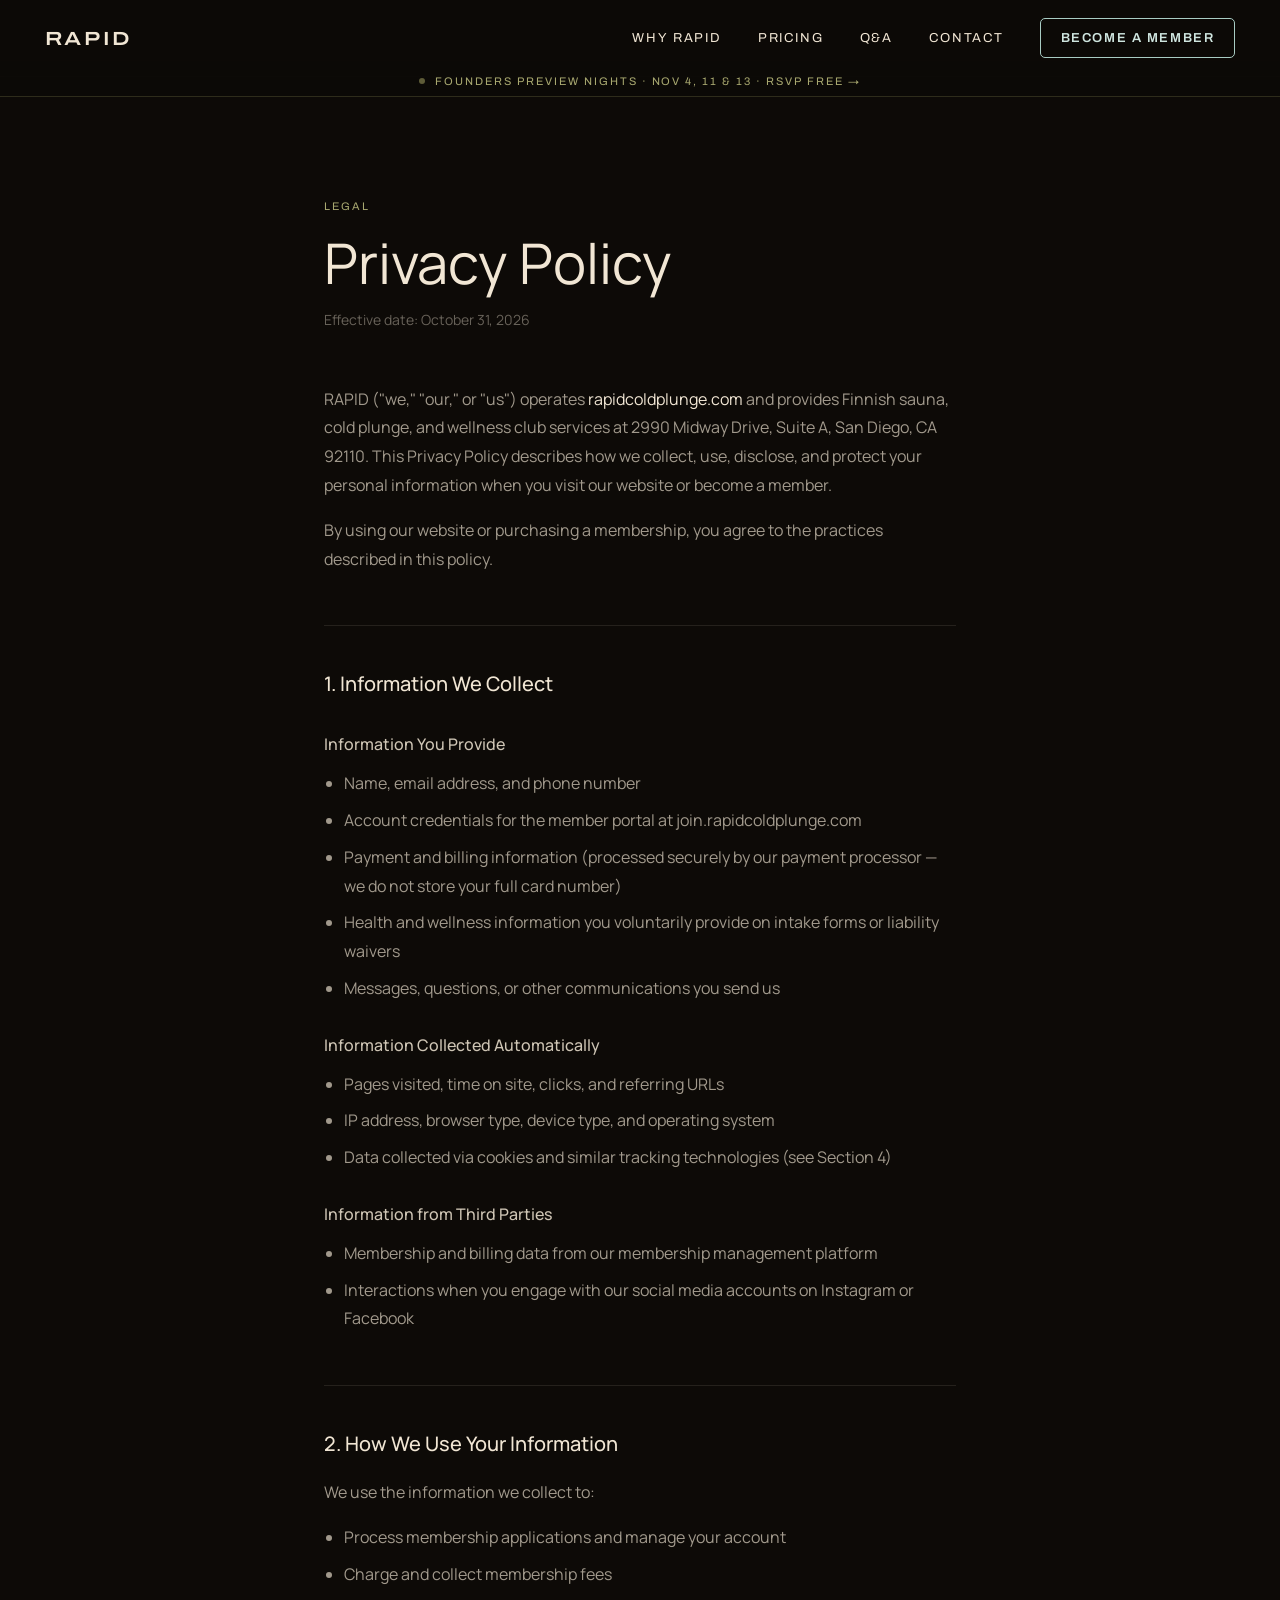
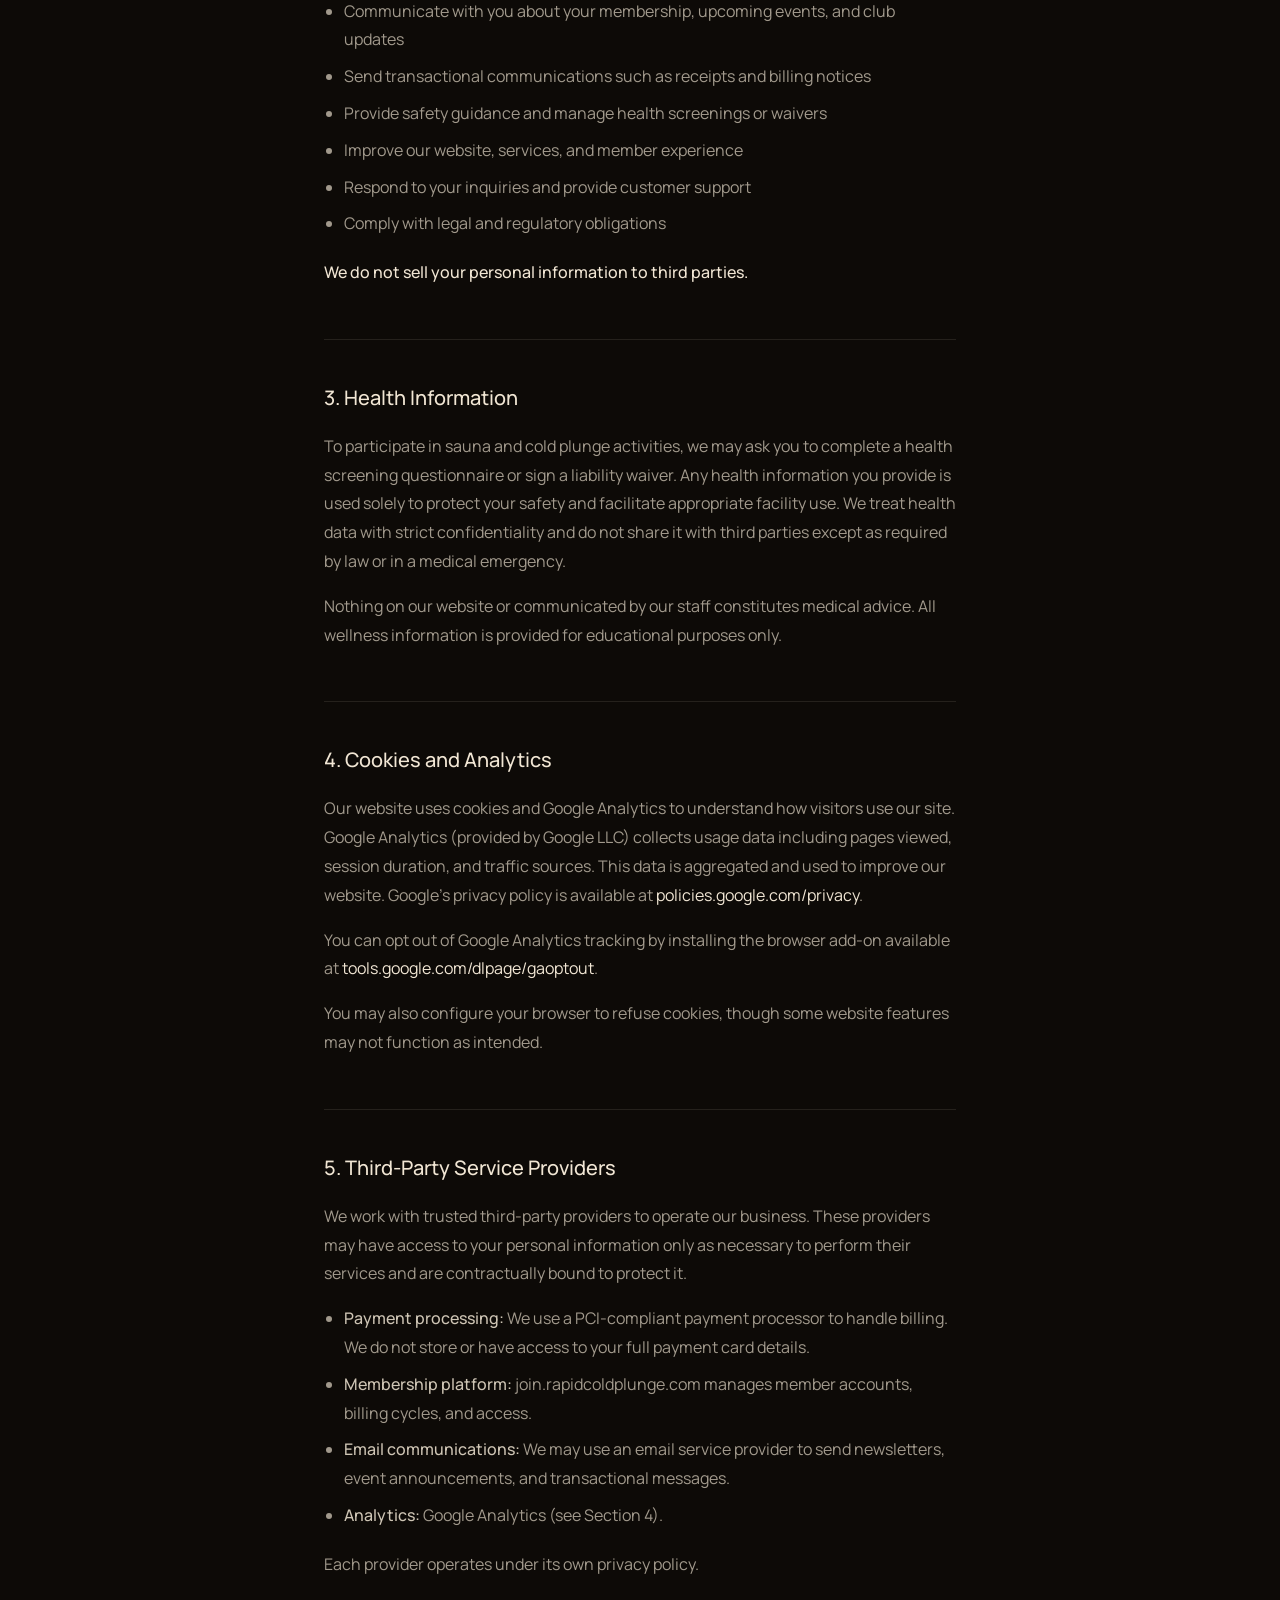
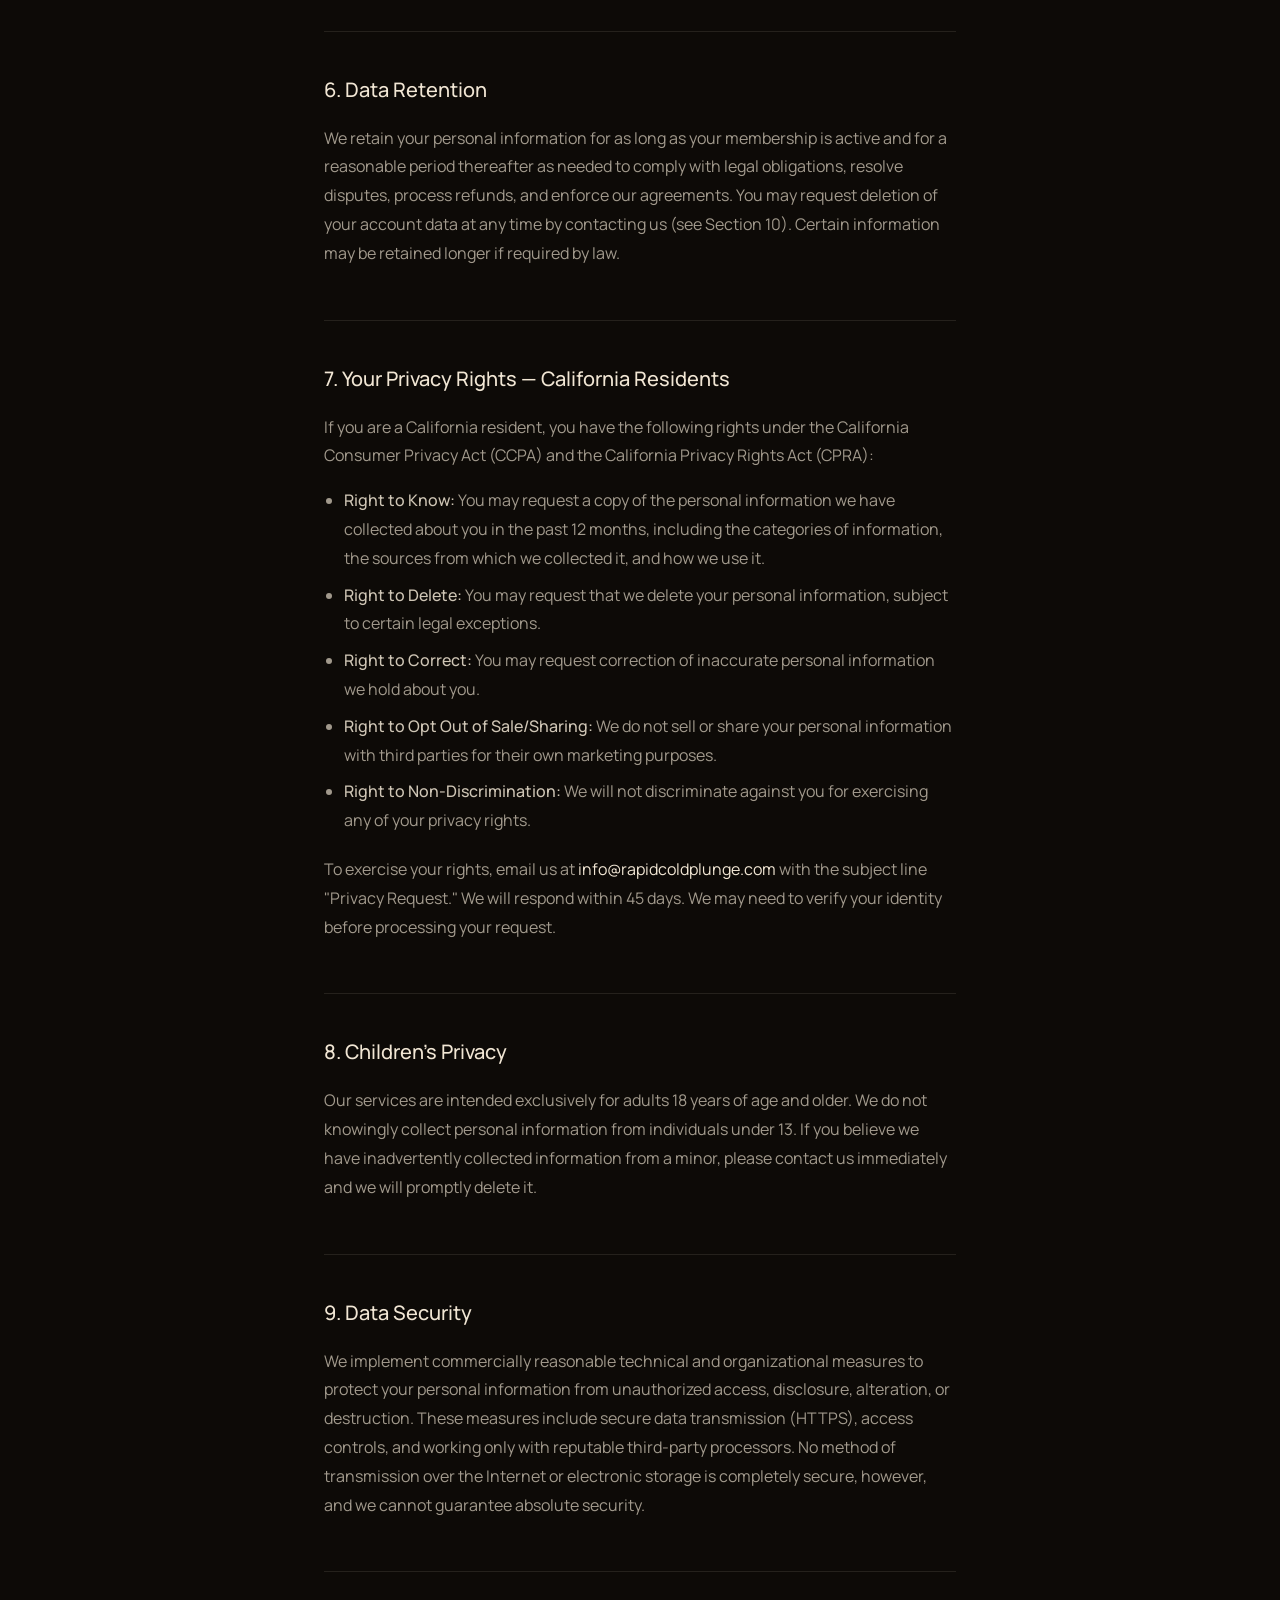
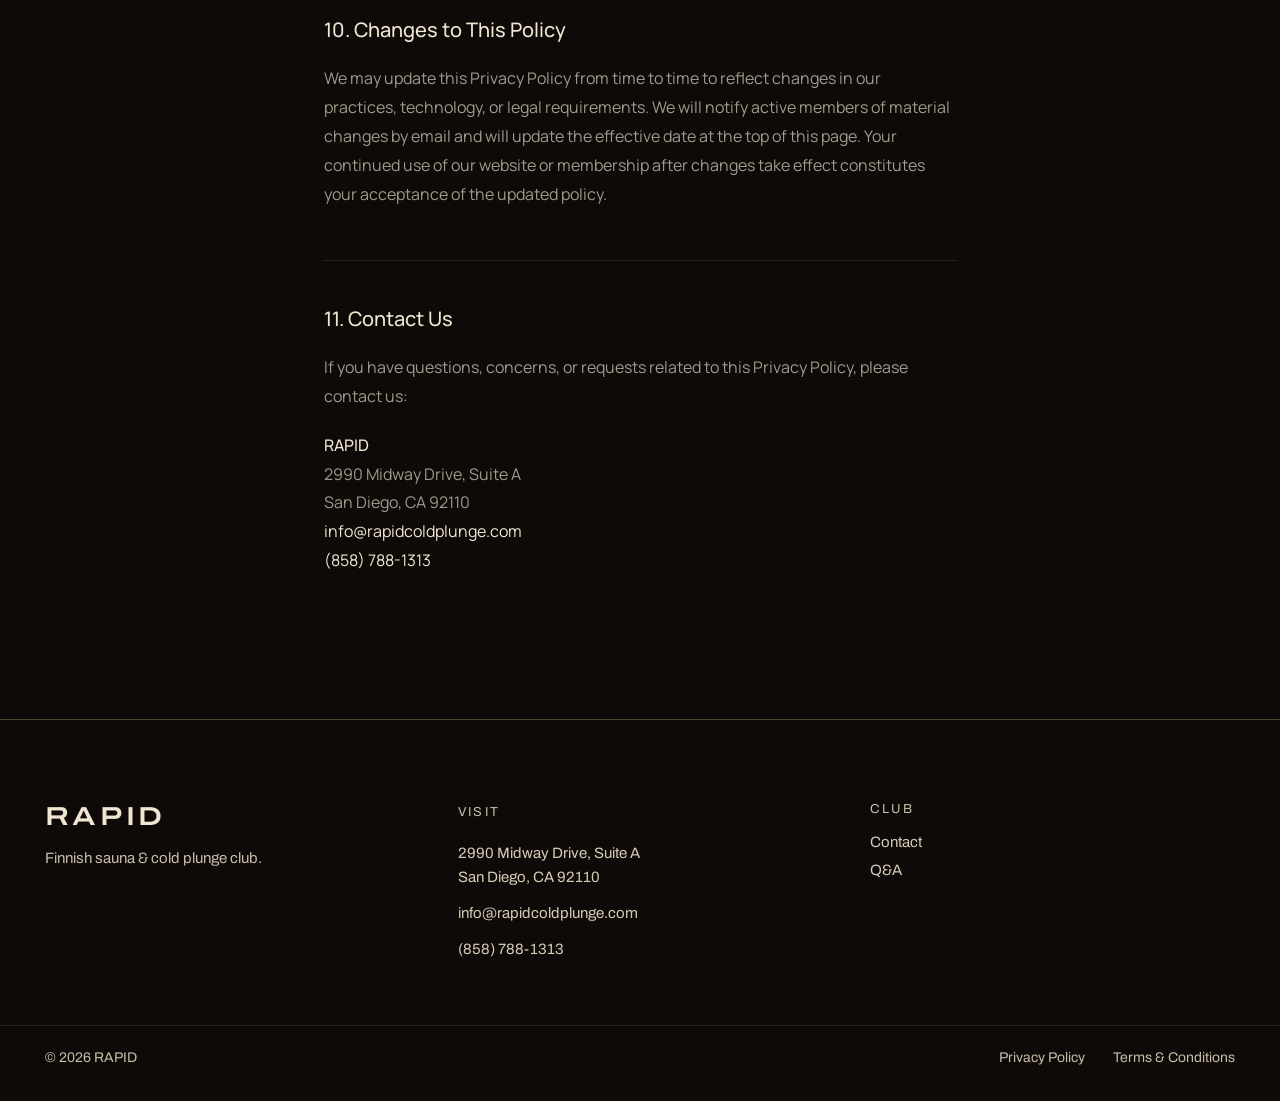
<file: public/privacy.html>
<!DOCTYPE html>
<html lang="en">
<head>
<meta charset="utf-8">
<meta name="viewport" content="width=device-width, initial-scale=1">
<title>Privacy Policy | RAPID San Diego</title>
<meta name="robots" content="noindex">
<link rel="preconnect" href="https://fonts.googleapis.com">
<link href="https://fonts.googleapis.com/css2?family=Archivo:wdth,wght@100..125,300..700&family=Manrope:wght@300;400;500;600&display=swap" rel="stylesheet">
<link rel="stylesheet" href="styles.css?v=2">
<script>document.documentElement.classList.add('js')</script>
<script src="site.js" defer></script>
</head>
<body>
<div class="s1">
<header style="position:fixed;top:0;left:0;right:0;z-index:50;background:rgba(13,10,7,.88);backdrop-filter:blur(14px);-webkit-backdrop-filter:blur(14px);border-bottom:1px solid rgba(241,230,212,.08);transition:background .4s ease;font-family:'Archivo',sans-serif">
  <div class="s2">
    <a href="index.html" class="s3"><span class="s4">RAPID</span></a>
    <nav class="only-wide s5">
      <a href="why-rapid.html" class="h2 sb">Why Rapid</a>
      <a href="pricing.html" class="h2 sb">Pricing</a>
      <a href="qa.html" class="h2 sb">Q&amp;A</a>
      <a href="contact.html" class="h2 sb">Contact</a>
      <a href="pricing.html#signup" class="h3 sc">Become a Member</a>
    </nav>
    <div class="only-narrow sd">
      <a href="pricing.html#signup" class="h3 se">Join</a>
      <button aria-label="Menu" data-click="toggleMenu" class="sf"><span data-v="menuIcon">☰</span></button>
    </div>
  </div>
  <div hidden="" data-if="menuOpen" class="sg">
    <a href="index.html" class="sh">Home</a>
    <a href="why-rapid.html" class="sh">Why Rapid</a>
    <a href="pricing.html" class="sh">Pricing</a>
    <a href="qa.html" class="sh">Q&amp;A</a>
    <a href="contact.html" class="sh">Contact</a>
    <a href="pricing.html#signup" class="h3 sj">Become a Founding Member</a>
  </div>
<div class="preview-strip"><a href="preview.html" class="preview-strip-inner"><span class="preview-pulse"></span>Founders preview nights &middot; Nov&nbsp;4, 11 &amp; 13 &middot; RSVP free &rarr;</a></div>
</header>
<div class="preview-strip"><a href="preview.html" class="preview-strip-inner"><span class="preview-pulse"></span>Founders preview nights &middot; Nov&nbsp;4, 11 &amp; 13 &middot; RSVP free &rarr;</a></div>

<div style="padding:clamp(120px,16vw,200px) clamp(20px,5vw,80px) clamp(80px,10vw,140px);max-width:760px;margin:0 auto">
  <span style="font-size:11px;letter-spacing:.18em;text-transform:uppercase;color:#a8a870;display:block;margin-bottom:20px">Legal</span>
  <h1 style="font-family:'Manrope',sans-serif;font-weight:400;font-size:clamp(32px,5vw,56px);line-height:1.1;color:#F1E6D4;margin:0 0 16px">Privacy Policy</h1>
  <p style="font-family:'Manrope',sans-serif;font-size:14px;color:rgba(241,230,212,.4);margin:0 0 56px">Effective date: October 31, 2026</p>

  <div style="font-family:'Manrope',sans-serif;font-size:16px;line-height:1.8;color:rgba(241,230,212,.65)">

    <p>RAPID ("we," "our," or "us") operates <a href="https://www.rapidcoldplunge.com" style="color:#F1E6D4">rapidcoldplunge.com</a> and provides Finnish sauna, cold plunge, and wellness club services at 2990 Midway Drive, Suite A, San Diego, CA 92110. This Privacy Policy describes how we collect, use, disclose, and protect your personal information when you visit our website or become a member.</p>
    <p>By using our website or purchasing a membership, you agree to the practices described in this policy.</p>

    <h2 style="font-family:'Manrope',sans-serif;font-weight:500;font-size:20px;color:#F1E6D4;margin:52px 0 14px;border-top:1px solid rgba(241,230,212,.1);padding-top:40px">1. Information We Collect</h2>

    <h3 style="font-family:'Manrope',sans-serif;font-weight:500;font-size:16px;color:rgba(241,230,212,.85);margin:28px 0 10px">Information You Provide</h3>
    <ul style="margin:0 0 20px;padding-left:20px">
      <li style="margin-bottom:8px">Name, email address, and phone number</li>
      <li style="margin-bottom:8px">Account credentials for the member portal at join.rapidcoldplunge.com</li>
      <li style="margin-bottom:8px">Payment and billing information (processed securely by our payment processor — we do not store your full card number)</li>
      <li style="margin-bottom:8px">Health and wellness information you voluntarily provide on intake forms or liability waivers</li>
      <li style="margin-bottom:8px">Messages, questions, or other communications you send us</li>
    </ul>

    <h3 style="font-family:'Manrope',sans-serif;font-weight:500;font-size:16px;color:rgba(241,230,212,.85);margin:28px 0 10px">Information Collected Automatically</h3>
    <ul style="margin:0 0 20px;padding-left:20px">
      <li style="margin-bottom:8px">Pages visited, time on site, clicks, and referring URLs</li>
      <li style="margin-bottom:8px">IP address, browser type, device type, and operating system</li>
      <li style="margin-bottom:8px">Data collected via cookies and similar tracking technologies (see Section 4)</li>
    </ul>

    <h3 style="font-family:'Manrope',sans-serif;font-weight:500;font-size:16px;color:rgba(241,230,212,.85);margin:28px 0 10px">Information from Third Parties</h3>
    <ul style="margin:0 0 20px;padding-left:20px">
      <li style="margin-bottom:8px">Membership and billing data from our membership management platform</li>
      <li style="margin-bottom:8px">Interactions when you engage with our social media accounts on Instagram or Facebook</li>
    </ul>

    <h2 style="font-family:'Manrope',sans-serif;font-weight:500;font-size:20px;color:#F1E6D4;margin:52px 0 14px;border-top:1px solid rgba(241,230,212,.1);padding-top:40px">2. How We Use Your Information</h2>
    <p>We use the information we collect to:</p>
    <ul style="margin:0 0 20px;padding-left:20px">
      <li style="margin-bottom:8px">Process membership applications and manage your account</li>
      <li style="margin-bottom:8px">Charge and collect membership fees</li>
      <li style="margin-bottom:8px">Communicate with you about your membership, upcoming events, and club updates</li>
      <li style="margin-bottom:8px">Send transactional communications such as receipts and billing notices</li>
      <li style="margin-bottom:8px">Provide safety guidance and manage health screenings or waivers</li>
      <li style="margin-bottom:8px">Improve our website, services, and member experience</li>
      <li style="margin-bottom:8px">Respond to your inquiries and provide customer support</li>
      <li style="margin-bottom:8px">Comply with legal and regulatory obligations</li>
    </ul>
    <p><strong style="color:#F1E6D4;font-weight:500">We do not sell your personal information to third parties.</strong></p>

    <h2 style="font-family:'Manrope',sans-serif;font-weight:500;font-size:20px;color:#F1E6D4;margin:52px 0 14px;border-top:1px solid rgba(241,230,212,.1);padding-top:40px">3. Health Information</h2>
    <p>To participate in sauna and cold plunge activities, we may ask you to complete a health screening questionnaire or sign a liability waiver. Any health information you provide is used solely to protect your safety and facilitate appropriate facility use. We treat health data with strict confidentiality and do not share it with third parties except as required by law or in a medical emergency.</p>
    <p>Nothing on our website or communicated by our staff constitutes medical advice. All wellness information is provided for educational purposes only.</p>

    <h2 style="font-family:'Manrope',sans-serif;font-weight:500;font-size:20px;color:#F1E6D4;margin:52px 0 14px;border-top:1px solid rgba(241,230,212,.1);padding-top:40px">4. Cookies and Analytics</h2>
    <p>Our website uses cookies and Google Analytics to understand how visitors use our site. Google Analytics (provided by Google LLC) collects usage data including pages viewed, session duration, and traffic sources. This data is aggregated and used to improve our website. Google's privacy policy is available at <a href="https://policies.google.com/privacy" target="_blank" rel="noopener" style="color:#F1E6D4">policies.google.com/privacy</a>.</p>
    <p>You can opt out of Google Analytics tracking by installing the browser add-on available at <a href="https://tools.google.com/dlpage/gaoptout" target="_blank" rel="noopener" style="color:#F1E6D4">tools.google.com/dlpage/gaoptout</a>.</p>
    <p>You may also configure your browser to refuse cookies, though some website features may not function as intended.</p>

    <h2 style="font-family:'Manrope',sans-serif;font-weight:500;font-size:20px;color:#F1E6D4;margin:52px 0 14px;border-top:1px solid rgba(241,230,212,.1);padding-top:40px">5. Third-Party Service Providers</h2>
    <p>We work with trusted third-party providers to operate our business. These providers may have access to your personal information only as necessary to perform their services and are contractually bound to protect it.</p>
    <ul style="margin:0 0 20px;padding-left:20px">
      <li style="margin-bottom:8px"><strong style="color:rgba(241,230,212,.85);font-weight:500">Payment processing:</strong> We use a PCI-compliant payment processor to handle billing. We do not store or have access to your full payment card details.</li>
      <li style="margin-bottom:8px"><strong style="color:rgba(241,230,212,.85);font-weight:500">Membership platform:</strong> join.rapidcoldplunge.com manages member accounts, billing cycles, and access.</li>
      <li style="margin-bottom:8px"><strong style="color:rgba(241,230,212,.85);font-weight:500">Email communications:</strong> We may use an email service provider to send newsletters, event announcements, and transactional messages.</li>
      <li style="margin-bottom:8px"><strong style="color:rgba(241,230,212,.85);font-weight:500">Analytics:</strong> Google Analytics (see Section 4).</li>
    </ul>
    <p>Each provider operates under its own privacy policy.</p>

    <h2 style="font-family:'Manrope',sans-serif;font-weight:500;font-size:20px;color:#F1E6D4;margin:52px 0 14px;border-top:1px solid rgba(241,230,212,.1);padding-top:40px">6. Data Retention</h2>
    <p>We retain your personal information for as long as your membership is active and for a reasonable period thereafter as needed to comply with legal obligations, resolve disputes, process refunds, and enforce our agreements. You may request deletion of your account data at any time by contacting us (see Section 10). Certain information may be retained longer if required by law.</p>

    <h2 style="font-family:'Manrope',sans-serif;font-weight:500;font-size:20px;color:#F1E6D4;margin:52px 0 14px;border-top:1px solid rgba(241,230,212,.1);padding-top:40px">7. Your Privacy Rights — California Residents</h2>
    <p>If you are a California resident, you have the following rights under the California Consumer Privacy Act (CCPA) and the California Privacy Rights Act (CPRA):</p>
    <ul style="margin:0 0 20px;padding-left:20px">
      <li style="margin-bottom:8px"><strong style="color:rgba(241,230,212,.85);font-weight:500">Right to Know:</strong> You may request a copy of the personal information we have collected about you in the past 12 months, including the categories of information, the sources from which we collected it, and how we use it.</li>
      <li style="margin-bottom:8px"><strong style="color:rgba(241,230,212,.85);font-weight:500">Right to Delete:</strong> You may request that we delete your personal information, subject to certain legal exceptions.</li>
      <li style="margin-bottom:8px"><strong style="color:rgba(241,230,212,.85);font-weight:500">Right to Correct:</strong> You may request correction of inaccurate personal information we hold about you.</li>
      <li style="margin-bottom:8px"><strong style="color:rgba(241,230,212,.85);font-weight:500">Right to Opt Out of Sale/Sharing:</strong> We do not sell or share your personal information with third parties for their own marketing purposes.</li>
      <li style="margin-bottom:8px"><strong style="color:rgba(241,230,212,.85);font-weight:500">Right to Non-Discrimination:</strong> We will not discriminate against you for exercising any of your privacy rights.</li>
    </ul>
    <p>To exercise your rights, email us at <a href="mailto:info@rapidcoldplunge.com" style="color:#F1E6D4">info@rapidcoldplunge.com</a> with the subject line "Privacy Request." We will respond within 45 days. We may need to verify your identity before processing your request.</p>

    <h2 style="font-family:'Manrope',sans-serif;font-weight:500;font-size:20px;color:#F1E6D4;margin:52px 0 14px;border-top:1px solid rgba(241,230,212,.1);padding-top:40px">8. Children's Privacy</h2>
    <p>Our services are intended exclusively for adults 18 years of age and older. We do not knowingly collect personal information from individuals under 13. If you believe we have inadvertently collected information from a minor, please contact us immediately and we will promptly delete it.</p>

    <h2 style="font-family:'Manrope',sans-serif;font-weight:500;font-size:20px;color:#F1E6D4;margin:52px 0 14px;border-top:1px solid rgba(241,230,212,.1);padding-top:40px">9. Data Security</h2>
    <p>We implement commercially reasonable technical and organizational measures to protect your personal information from unauthorized access, disclosure, alteration, or destruction. These measures include secure data transmission (HTTPS), access controls, and working only with reputable third-party processors. No method of transmission over the Internet or electronic storage is completely secure, however, and we cannot guarantee absolute security.</p>

    <h2 style="font-family:'Manrope',sans-serif;font-weight:500;font-size:20px;color:#F1E6D4;margin:52px 0 14px;border-top:1px solid rgba(241,230,212,.1);padding-top:40px">10. Changes to This Policy</h2>
    <p>We may update this Privacy Policy from time to time to reflect changes in our practices, technology, or legal requirements. We will notify active members of material changes by email and will update the effective date at the top of this page. Your continued use of our website or membership after changes take effect constitutes your acceptance of the updated policy.</p>

    <h2 style="font-family:'Manrope',sans-serif;font-weight:500;font-size:20px;color:#F1E6D4;margin:52px 0 14px;border-top:1px solid rgba(241,230,212,.1);padding-top:40px">11. Contact Us</h2>
    <p>If you have questions, concerns, or requests related to this Privacy Policy, please contact us:</p>
    <p style="margin-top:20px">
      <strong style="color:#F1E6D4;font-weight:500">RAPID</strong><br>
      2990 Midway Drive, Suite A<br>
      San Diego, CA 92110<br>
      <a href="mailto:info@rapidcoldplunge.com" style="color:#F1E6D4">info@rapidcoldplunge.com</a><br>
      <a href="tel:+18587881313" style="color:#F1E6D4">(858) 788-1313</a>
    </p>

  </div>
</div>

<footer class="s36">
  <div class="s37">
    <div class="s38">
      <span class="s39">RAPID</span>
      <span class="s3a">Finnish sauna &amp; cold plunge club.</span>
    </div>
    <div class="s3b">
      <span class="s3c">Visit</span>
      <span>2990 Midway Drive, Suite A<br>San Diego, CA 92110</span>
      <a href="mailto:info@rapidcoldplunge.com" class="h2 s3f">info@rapidcoldplunge.com</a>
      <a href="tel:+18587881313" class="h2 s3f">(858) 788-1313</a>
    </div>
    <div class="s3e">
      <span class="s3c">Club</span>
      <a href="contact.html" class="h2 s3f">Contact</a>
      <a href="qa.html" class="h2 s3f">Q&amp;A</a>
    </div>
  </div>
  <div class="s3j">
    <span>&copy; 2026 RAPID</span>
    <div class="s3k"><a href="privacy.html" class="h2 s3l">Privacy Policy</a><a href="terms.html" class="h2 s3l">Terms &amp; Conditions</a></div>
  </div>
</footer>
</div>
</body>
</html>
</file>
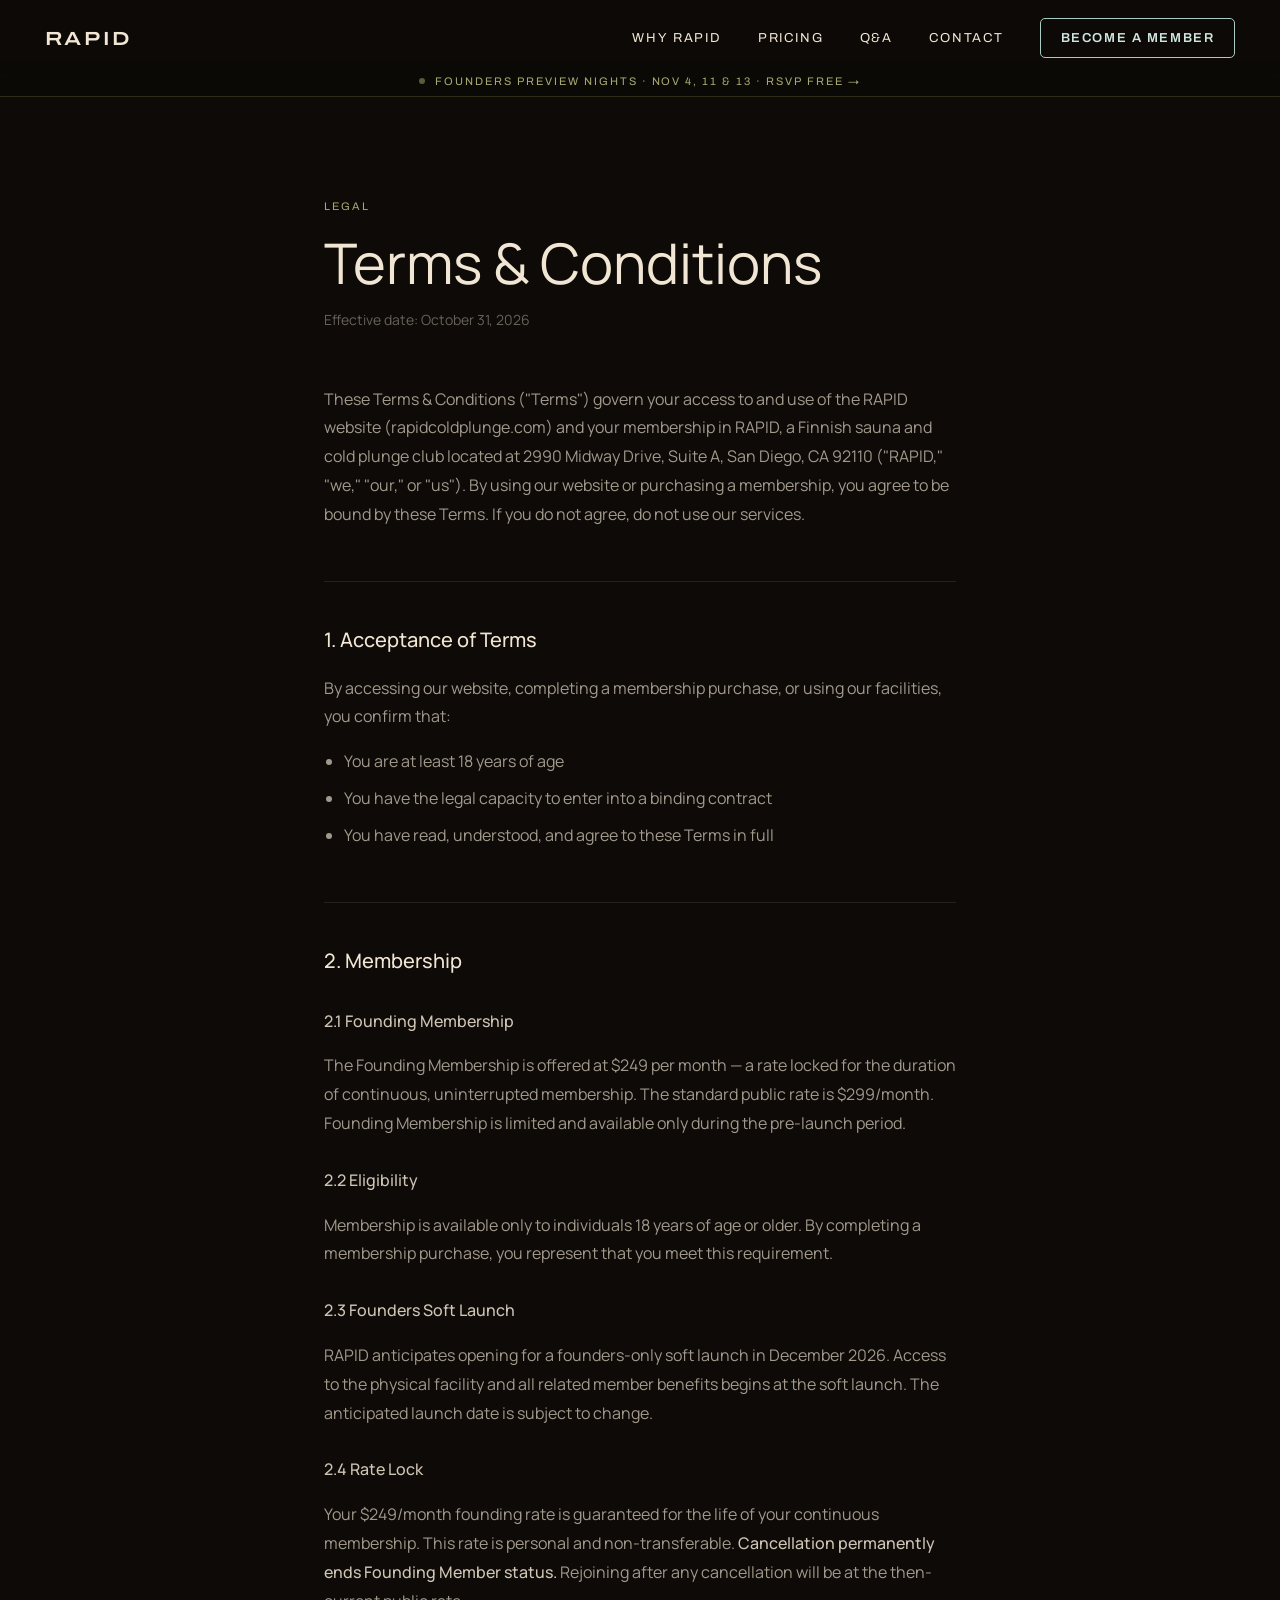
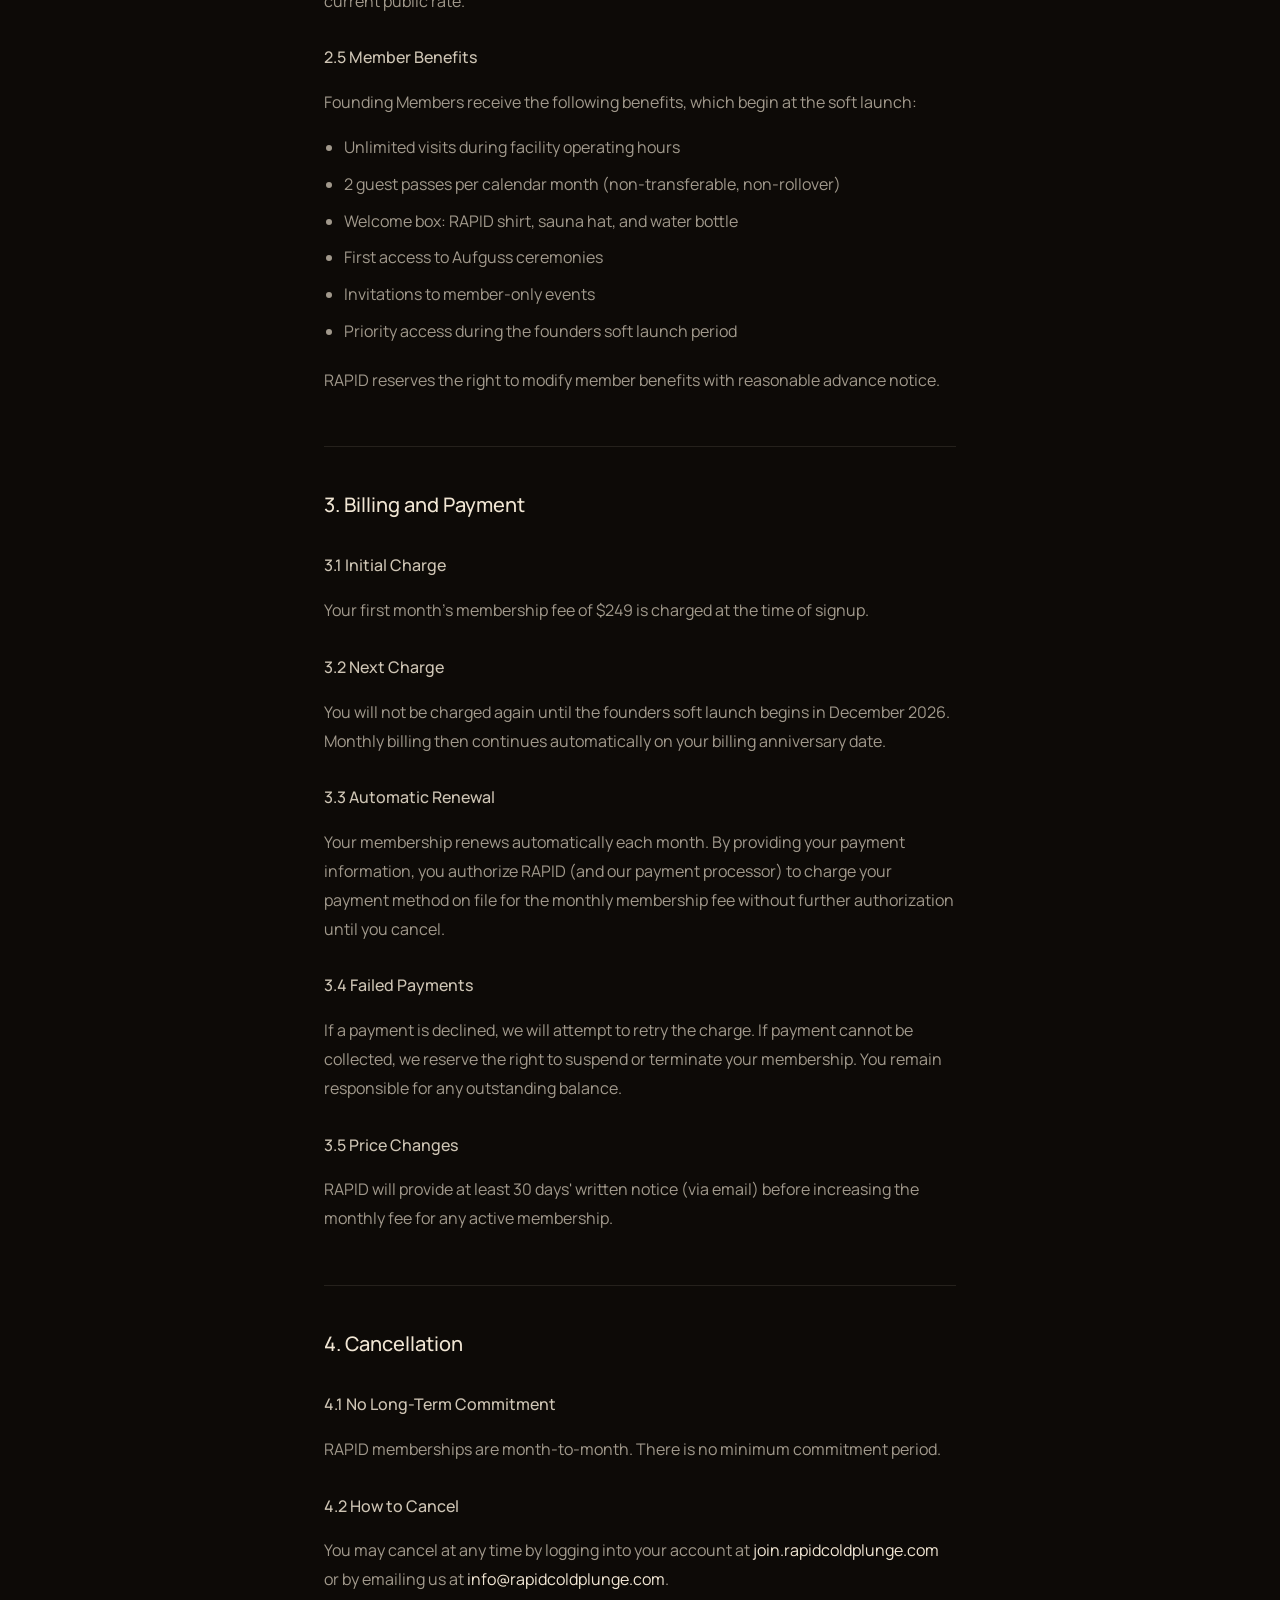
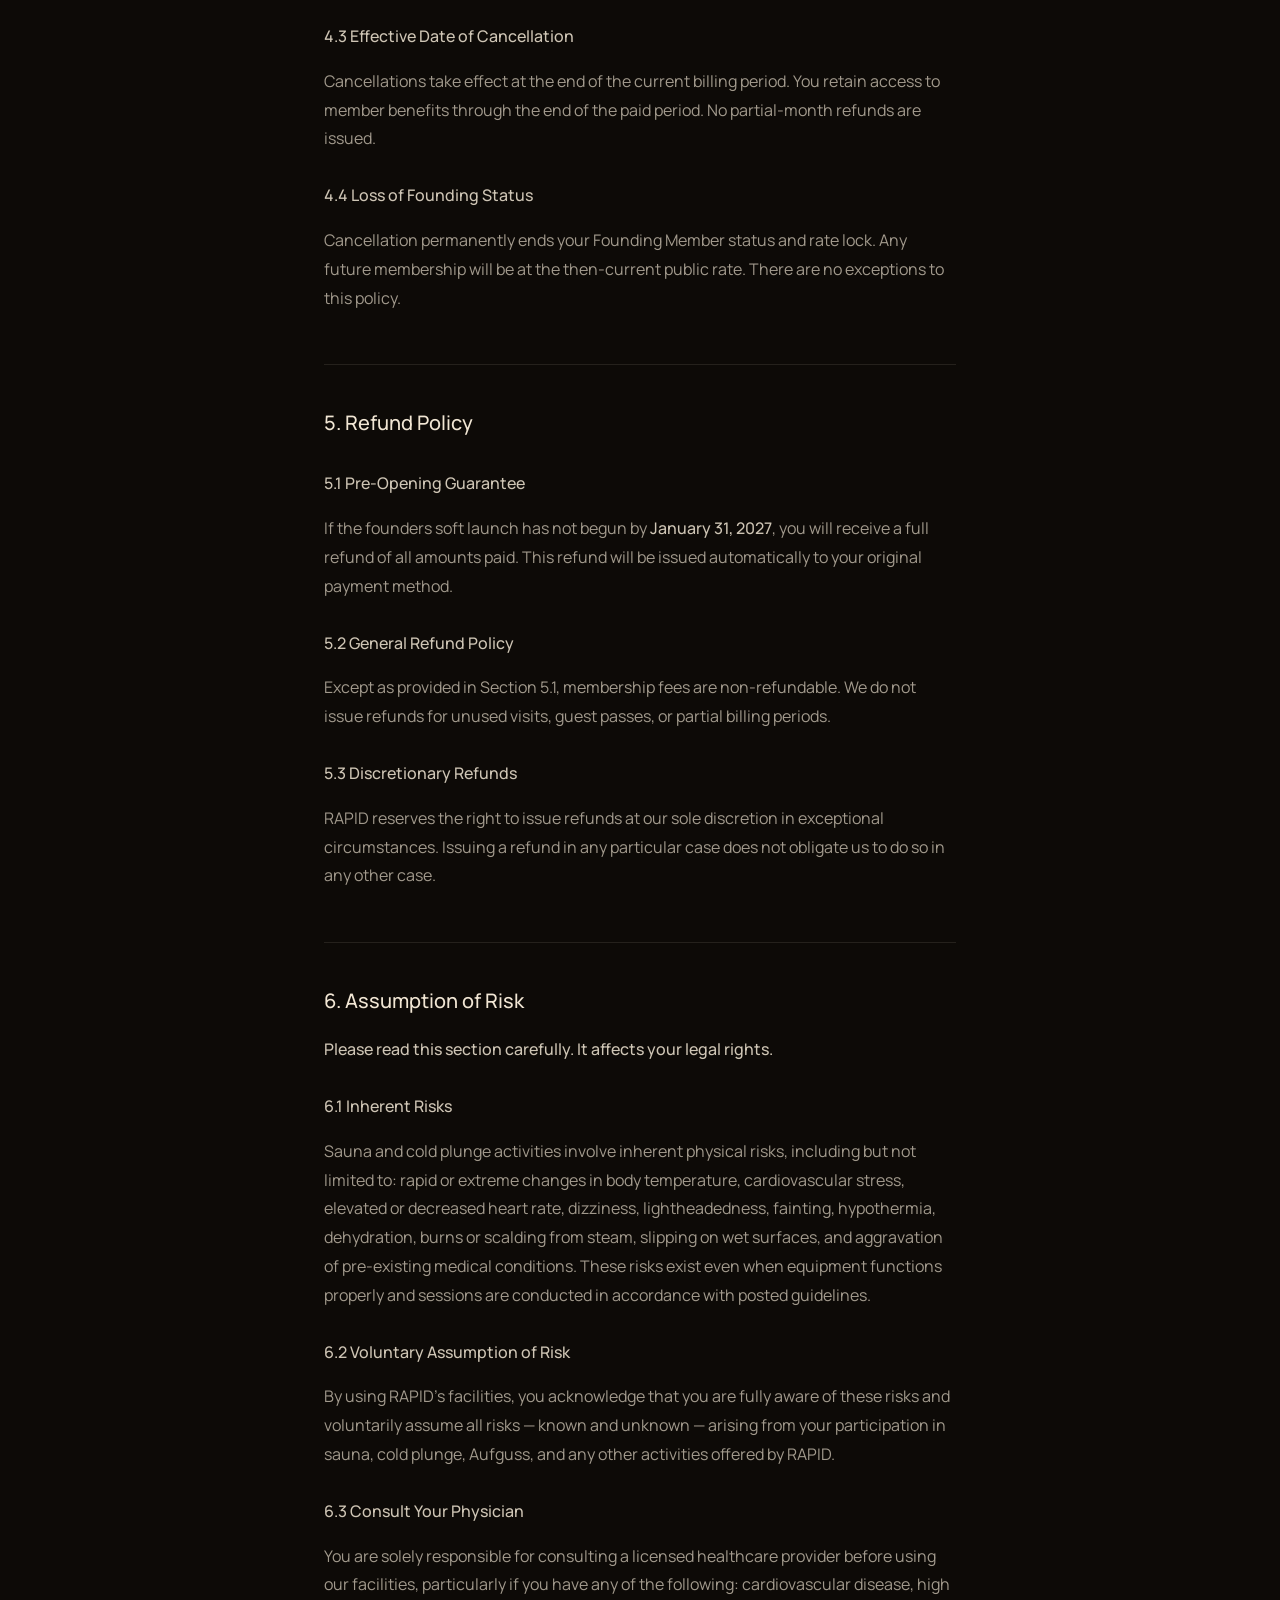
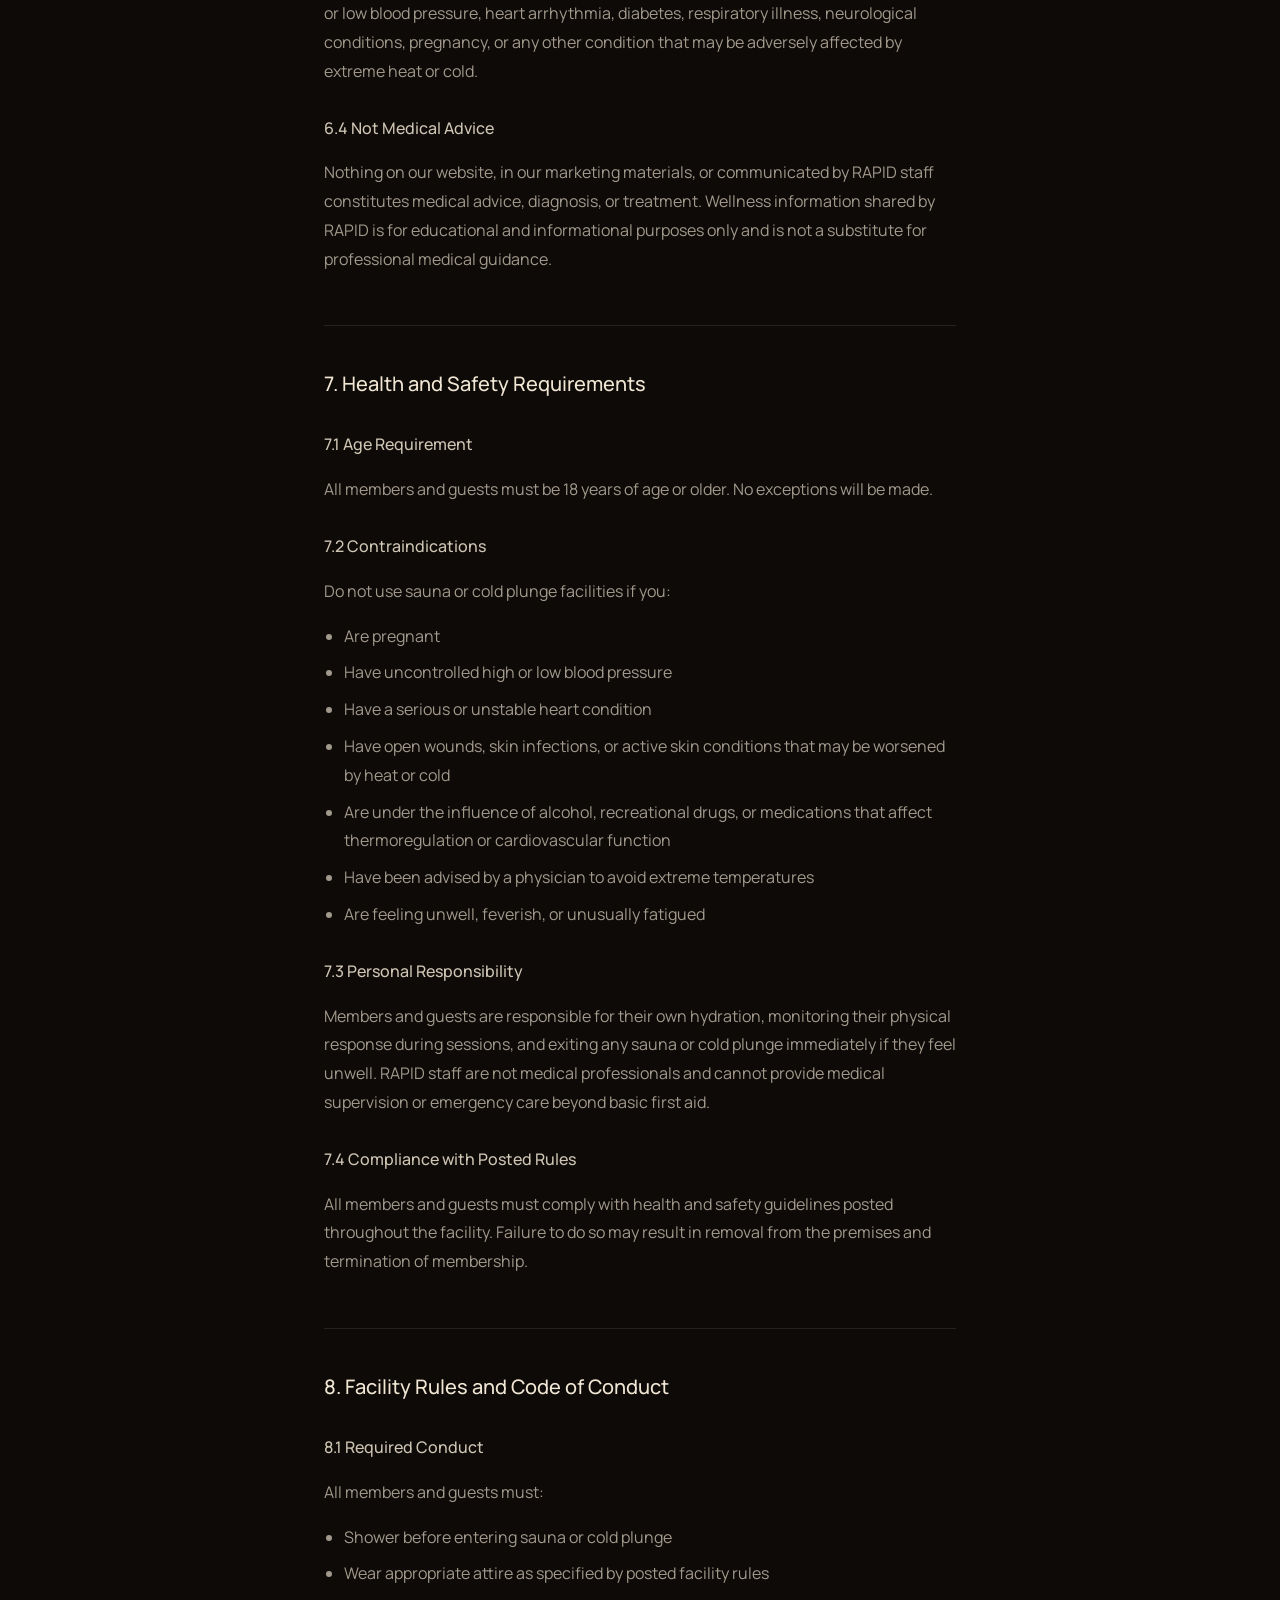
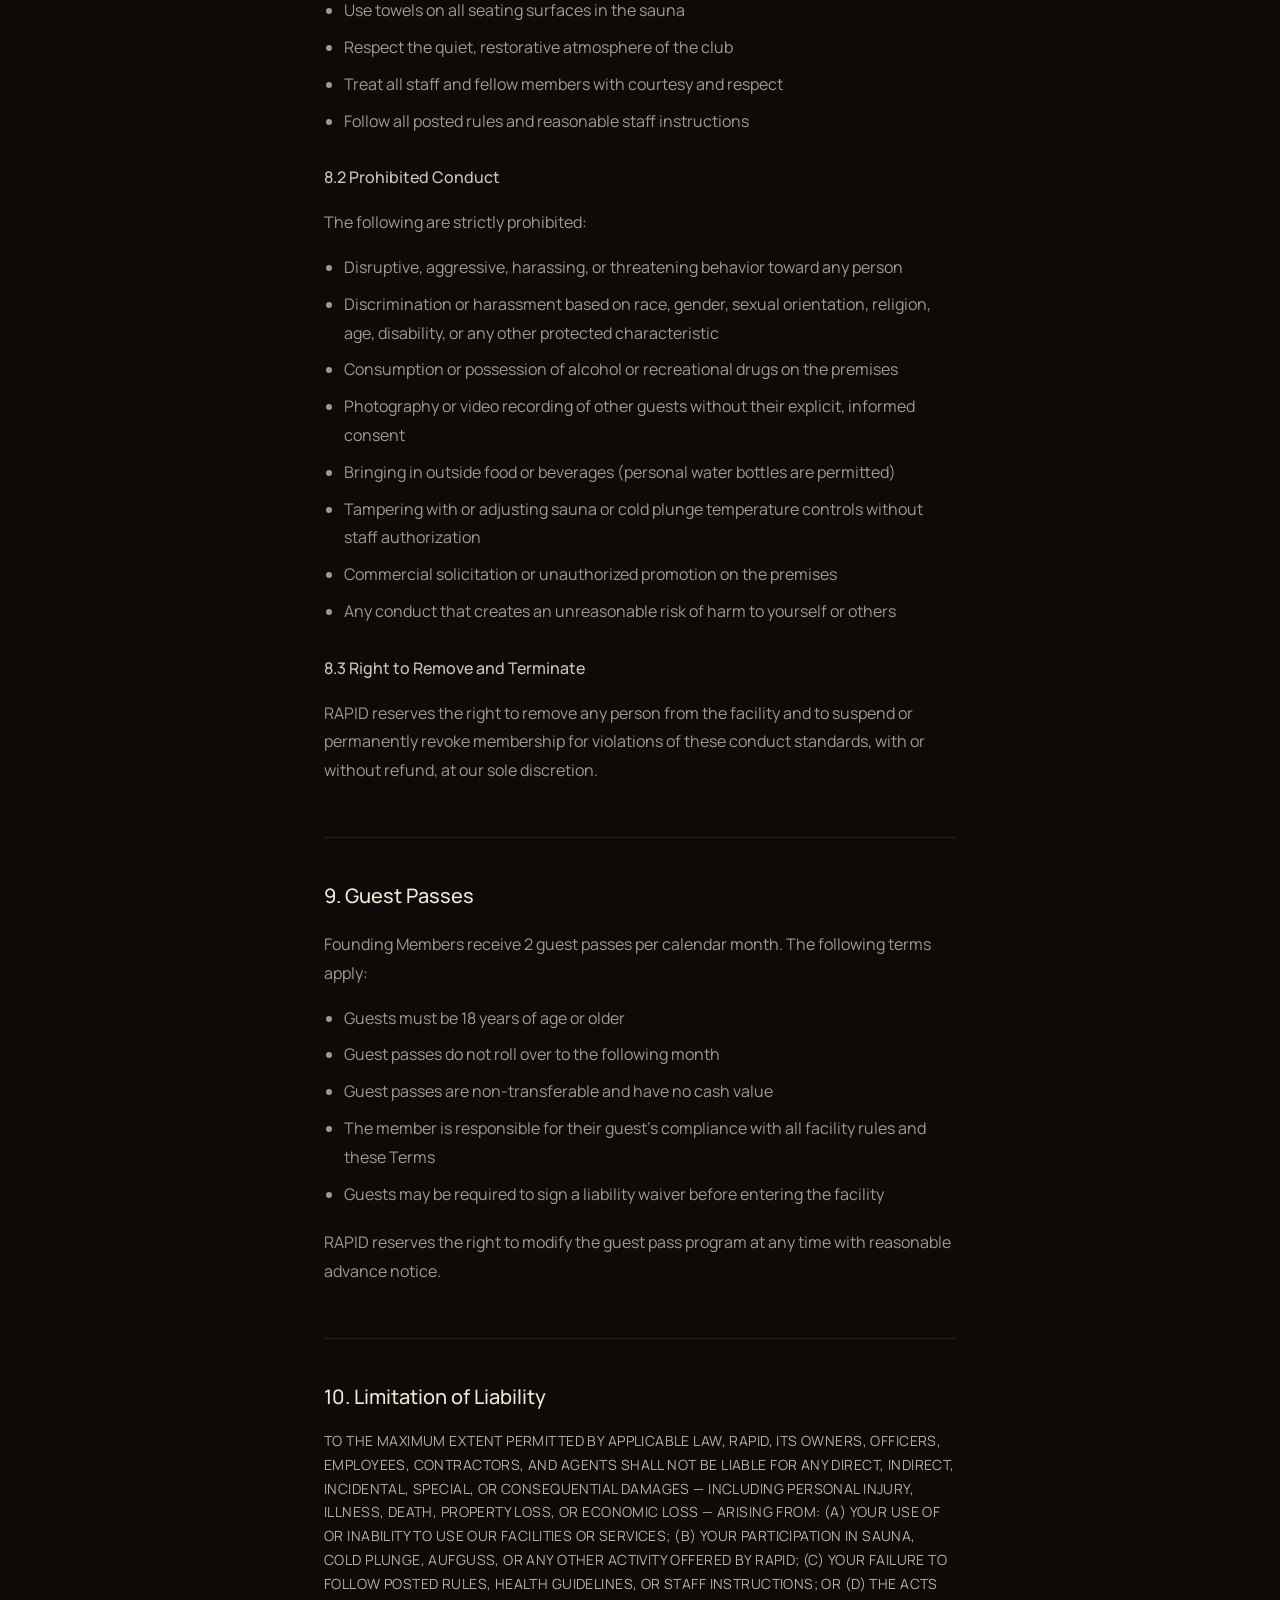
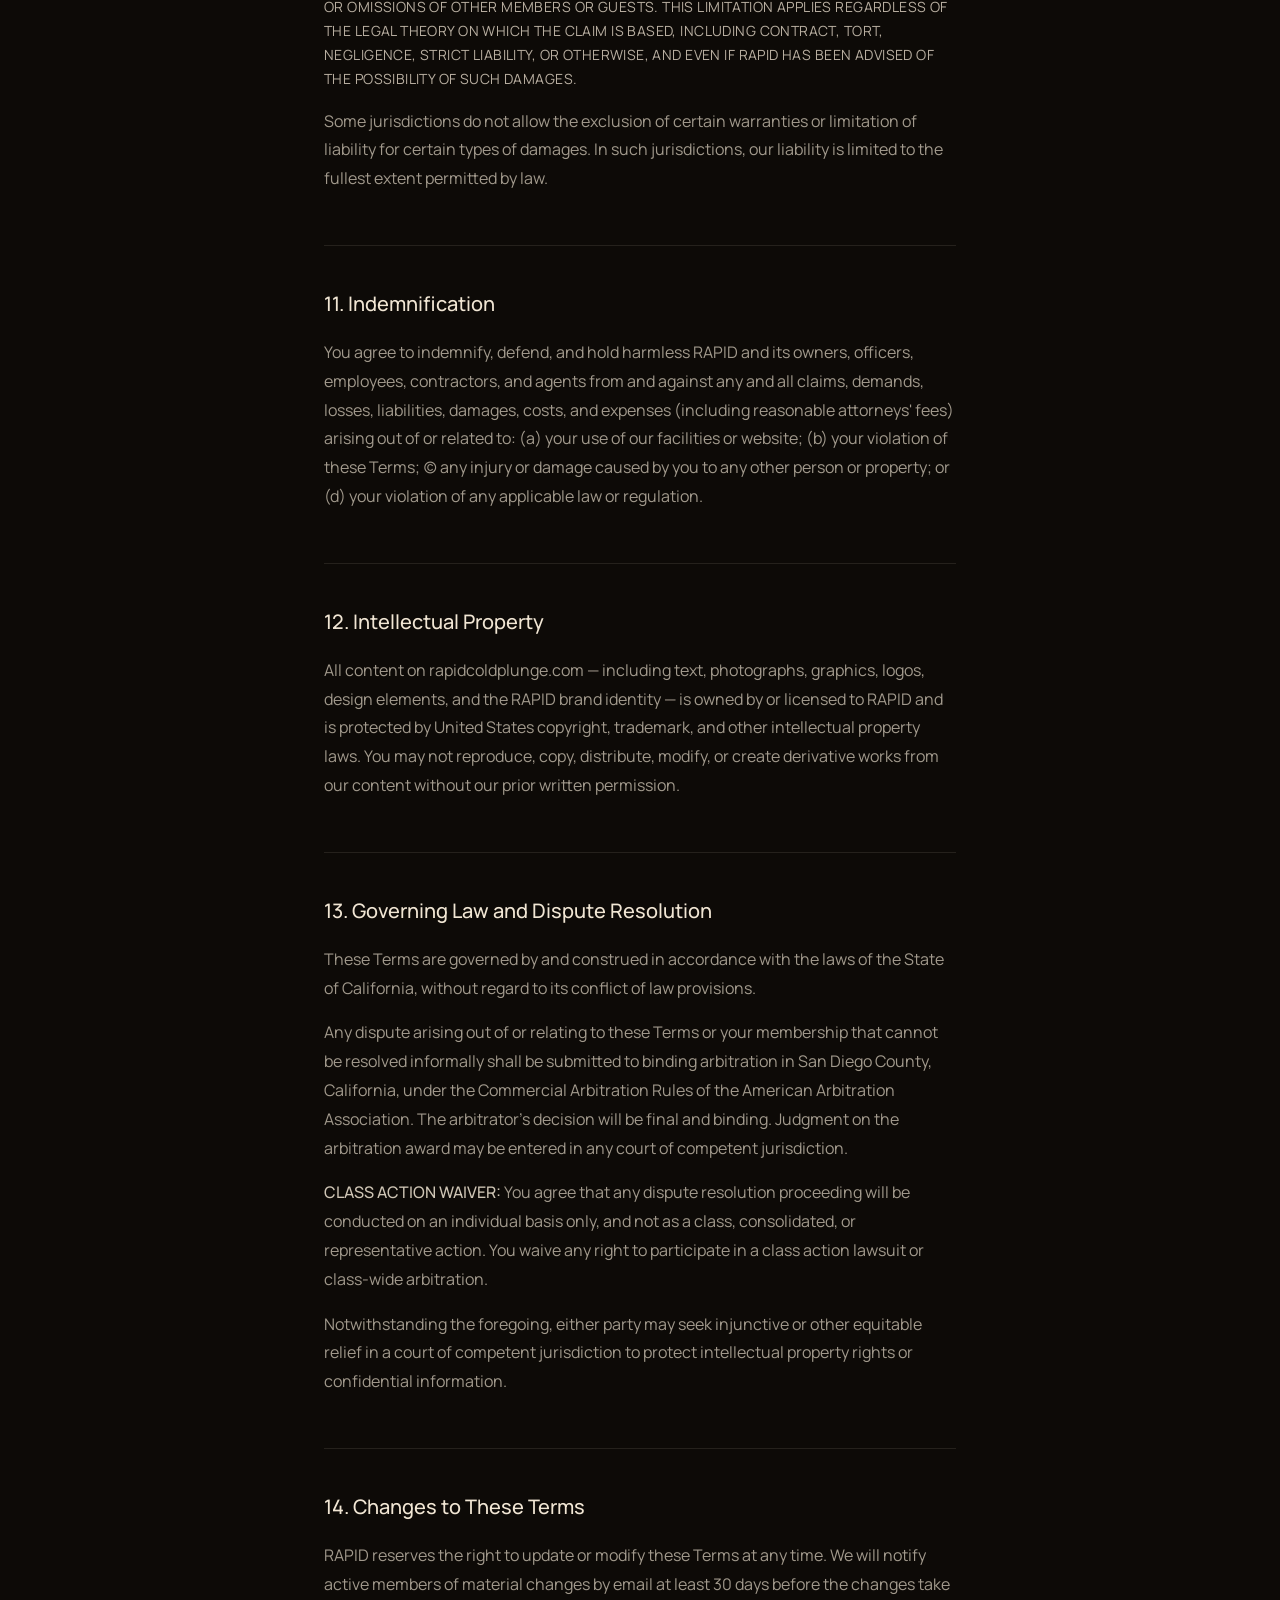
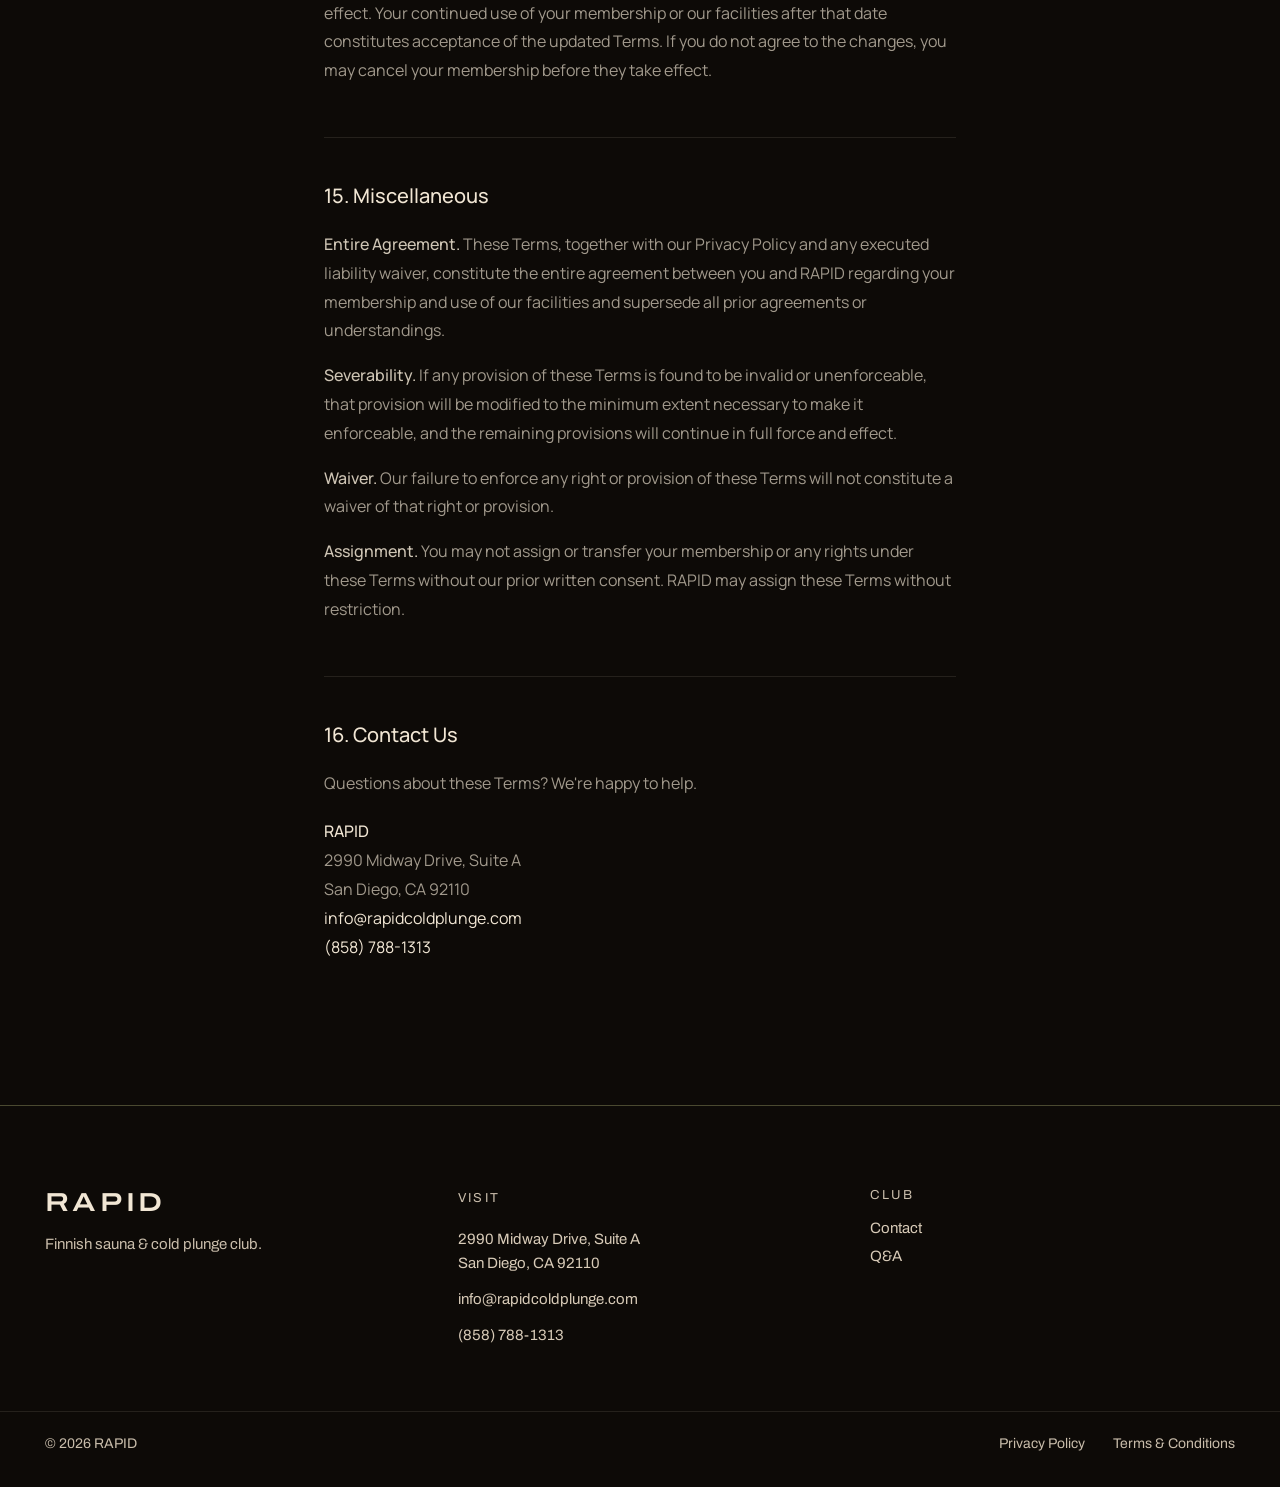
<file: public/terms.html>
<!DOCTYPE html>
<html lang="en">
<head>
<meta charset="utf-8">
<meta name="viewport" content="width=device-width, initial-scale=1">
<title>Terms &amp; Conditions | RAPID San Diego</title>
<meta name="robots" content="noindex">
<link rel="preconnect" href="https://fonts.googleapis.com">
<link href="https://fonts.googleapis.com/css2?family=Archivo:wdth,wght@100..125,300..700&family=Manrope:wght@300;400;500;600&display=swap" rel="stylesheet">
<link rel="stylesheet" href="styles.css?v=2">
<script>document.documentElement.classList.add('js')</script>
<script src="site.js" defer></script>
</head>
<body>
<div class="s1">
<header style="position:fixed;top:0;left:0;right:0;z-index:50;background:rgba(13,10,7,.88);backdrop-filter:blur(14px);-webkit-backdrop-filter:blur(14px);border-bottom:1px solid rgba(241,230,212,.08);transition:background .4s ease;font-family:'Archivo',sans-serif">
  <div class="s2">
    <a href="index.html" class="s3"><span class="s4">RAPID</span></a>
    <nav class="only-wide s5">
      <a href="why-rapid.html" class="h2 sb">Why Rapid</a>
      <a href="pricing.html" class="h2 sb">Pricing</a>
      <a href="qa.html" class="h2 sb">Q&amp;A</a>
      <a href="contact.html" class="h2 sb">Contact</a>
      <a href="pricing.html#signup" class="h3 sc">Become a Member</a>
    </nav>
    <div class="only-narrow sd">
      <a href="pricing.html#signup" class="h3 se">Join</a>
      <button aria-label="Menu" data-click="toggleMenu" class="sf"><span data-v="menuIcon">☰</span></button>
    </div>
  </div>
  <div hidden="" data-if="menuOpen" class="sg">
    <a href="index.html" class="sh">Home</a>
    <a href="why-rapid.html" class="sh">Why Rapid</a>
    <a href="pricing.html" class="sh">Pricing</a>
    <a href="qa.html" class="sh">Q&amp;A</a>
    <a href="contact.html" class="sh">Contact</a>
    <a href="pricing.html#signup" class="h3 sj">Become a Founding Member</a>
  </div>
<div class="preview-strip"><a href="preview.html" class="preview-strip-inner"><span class="preview-pulse"></span>Founders preview nights &middot; Nov&nbsp;4, 11 &amp; 13 &middot; RSVP free &rarr;</a></div>
</header>
<div class="preview-strip"><a href="preview.html" class="preview-strip-inner"><span class="preview-pulse"></span>Founders preview nights &middot; Nov&nbsp;4, 11 &amp; 13 &middot; RSVP free &rarr;</a></div>

<div style="padding:clamp(120px,16vw,200px) clamp(20px,5vw,80px) clamp(80px,10vw,140px);max-width:760px;margin:0 auto">
  <span style="font-size:11px;letter-spacing:.18em;text-transform:uppercase;color:#a8a870;display:block;margin-bottom:20px">Legal</span>
  <h1 style="font-family:'Manrope',sans-serif;font-weight:400;font-size:clamp(32px,5vw,56px);line-height:1.1;color:#F1E6D4;margin:0 0 16px">Terms &amp; Conditions</h1>
  <p style="font-family:'Manrope',sans-serif;font-size:14px;color:rgba(241,230,212,.4);margin:0 0 56px">Effective date: October 31, 2026</p>

  <div style="font-family:'Manrope',sans-serif;font-size:16px;line-height:1.8;color:rgba(241,230,212,.65)">

    <p>These Terms &amp; Conditions ("Terms") govern your access to and use of the RAPID website (rapidcoldplunge.com) and your membership in RAPID, a Finnish sauna and cold plunge club located at 2990 Midway Drive, Suite A, San Diego, CA 92110 ("RAPID," "we," "our," or "us"). By using our website or purchasing a membership, you agree to be bound by these Terms. If you do not agree, do not use our services.</p>

    <h2 style="font-family:'Manrope',sans-serif;font-weight:500;font-size:20px;color:#F1E6D4;margin:52px 0 14px;border-top:1px solid rgba(241,230,212,.1);padding-top:40px">1. Acceptance of Terms</h2>
    <p>By accessing our website, completing a membership purchase, or using our facilities, you confirm that:</p>
    <ul style="margin:0 0 20px;padding-left:20px">
      <li style="margin-bottom:8px">You are at least 18 years of age</li>
      <li style="margin-bottom:8px">You have the legal capacity to enter into a binding contract</li>
      <li style="margin-bottom:8px">You have read, understood, and agree to these Terms in full</li>
    </ul>

    <h2 style="font-family:'Manrope',sans-serif;font-weight:500;font-size:20px;color:#F1E6D4;margin:52px 0 14px;border-top:1px solid rgba(241,230,212,.1);padding-top:40px">2. Membership</h2>

    <h3 style="font-family:'Manrope',sans-serif;font-weight:500;font-size:16px;color:rgba(241,230,212,.85);margin:28px 0 10px">2.1 Founding Membership</h3>
    <p>The Founding Membership is offered at $249 per month — a rate locked for the duration of continuous, uninterrupted membership. The standard public rate is $299/month. Founding Membership is limited and available only during the pre-launch period.</p>

    <h3 style="font-family:'Manrope',sans-serif;font-weight:500;font-size:16px;color:rgba(241,230,212,.85);margin:28px 0 10px">2.2 Eligibility</h3>
    <p>Membership is available only to individuals 18 years of age or older. By completing a membership purchase, you represent that you meet this requirement.</p>

    <h3 style="font-family:'Manrope',sans-serif;font-weight:500;font-size:16px;color:rgba(241,230,212,.85);margin:28px 0 10px">2.3 Founders Soft Launch</h3>
    <p>RAPID anticipates opening for a founders-only soft launch in December 2026. Access to the physical facility and all related member benefits begins at the soft launch. The anticipated launch date is subject to change.</p>

    <h3 style="font-family:'Manrope',sans-serif;font-weight:500;font-size:16px;color:rgba(241,230,212,.85);margin:28px 0 10px">2.4 Rate Lock</h3>
    <p>Your $249/month founding rate is guaranteed for the life of your continuous membership. This rate is personal and non-transferable. <strong style="color:rgba(241,230,212,.85);font-weight:500">Cancellation permanently ends Founding Member status.</strong> Rejoining after any cancellation will be at the then-current public rate.</p>

    <h3 style="font-family:'Manrope',sans-serif;font-weight:500;font-size:16px;color:rgba(241,230,212,.85);margin:28px 0 10px">2.5 Member Benefits</h3>
    <p>Founding Members receive the following benefits, which begin at the soft launch:</p>
    <ul style="margin:0 0 20px;padding-left:20px">
      <li style="margin-bottom:8px">Unlimited visits during facility operating hours</li>
      <li style="margin-bottom:8px">2 guest passes per calendar month (non-transferable, non-rollover)</li>
      <li style="margin-bottom:8px">Welcome box: RAPID shirt, sauna hat, and water bottle</li>
      <li style="margin-bottom:8px">First access to Aufguss ceremonies</li>
      <li style="margin-bottom:8px">Invitations to member-only events</li>
      <li style="margin-bottom:8px">Priority access during the founders soft launch period</li>
    </ul>
    <p>RAPID reserves the right to modify member benefits with reasonable advance notice.</p>

    <h2 style="font-family:'Manrope',sans-serif;font-weight:500;font-size:20px;color:#F1E6D4;margin:52px 0 14px;border-top:1px solid rgba(241,230,212,.1);padding-top:40px">3. Billing and Payment</h2>

    <h3 style="font-family:'Manrope',sans-serif;font-weight:500;font-size:16px;color:rgba(241,230,212,.85);margin:28px 0 10px">3.1 Initial Charge</h3>
    <p>Your first month's membership fee of $249 is charged at the time of signup.</p>

    <h3 style="font-family:'Manrope',sans-serif;font-weight:500;font-size:16px;color:rgba(241,230,212,.85);margin:28px 0 10px">3.2 Next Charge</h3>
    <p>You will not be charged again until the founders soft launch begins in December 2026. Monthly billing then continues automatically on your billing anniversary date.</p>

    <h3 style="font-family:'Manrope',sans-serif;font-weight:500;font-size:16px;color:rgba(241,230,212,.85);margin:28px 0 10px">3.3 Automatic Renewal</h3>
    <p>Your membership renews automatically each month. By providing your payment information, you authorize RAPID (and our payment processor) to charge your payment method on file for the monthly membership fee without further authorization until you cancel.</p>

    <h3 style="font-family:'Manrope',sans-serif;font-weight:500;font-size:16px;color:rgba(241,230,212,.85);margin:28px 0 10px">3.4 Failed Payments</h3>
    <p>If a payment is declined, we will attempt to retry the charge. If payment cannot be collected, we reserve the right to suspend or terminate your membership. You remain responsible for any outstanding balance.</p>

    <h3 style="font-family:'Manrope',sans-serif;font-weight:500;font-size:16px;color:rgba(241,230,212,.85);margin:28px 0 10px">3.5 Price Changes</h3>
    <p>RAPID will provide at least 30 days' written notice (via email) before increasing the monthly fee for any active membership.</p>

    <h2 style="font-family:'Manrope',sans-serif;font-weight:500;font-size:20px;color:#F1E6D4;margin:52px 0 14px;border-top:1px solid rgba(241,230,212,.1);padding-top:40px">4. Cancellation</h2>

    <h3 style="font-family:'Manrope',sans-serif;font-weight:500;font-size:16px;color:rgba(241,230,212,.85);margin:28px 0 10px">4.1 No Long-Term Commitment</h3>
    <p>RAPID memberships are month-to-month. There is no minimum commitment period.</p>

    <h3 style="font-family:'Manrope',sans-serif;font-weight:500;font-size:16px;color:rgba(241,230,212,.85);margin:28px 0 10px">4.2 How to Cancel</h3>
    <p>You may cancel at any time by logging into your account at <a href="https://join.rapidcoldplunge.com" target="_blank" rel="noopener" style="color:#F1E6D4">join.rapidcoldplunge.com</a> or by emailing us at <a href="mailto:info@rapidcoldplunge.com" style="color:#F1E6D4">info@rapidcoldplunge.com</a>.</p>

    <h3 style="font-family:'Manrope',sans-serif;font-weight:500;font-size:16px;color:rgba(241,230,212,.85);margin:28px 0 10px">4.3 Effective Date of Cancellation</h3>
    <p>Cancellations take effect at the end of the current billing period. You retain access to member benefits through the end of the paid period. No partial-month refunds are issued.</p>

    <h3 style="font-family:'Manrope',sans-serif;font-weight:500;font-size:16px;color:rgba(241,230,212,.85);margin:28px 0 10px">4.4 Loss of Founding Status</h3>
    <p>Cancellation permanently ends your Founding Member status and rate lock. Any future membership will be at the then-current public rate. There are no exceptions to this policy.</p>

    <h2 style="font-family:'Manrope',sans-serif;font-weight:500;font-size:20px;color:#F1E6D4;margin:52px 0 14px;border-top:1px solid rgba(241,230,212,.1);padding-top:40px">5. Refund Policy</h2>

    <h3 style="font-family:'Manrope',sans-serif;font-weight:500;font-size:16px;color:rgba(241,230,212,.85);margin:28px 0 10px">5.1 Pre-Opening Guarantee</h3>
    <p>If the founders soft launch has not begun by <strong style="color:rgba(241,230,212,.85);font-weight:500">January 31, 2027</strong>, you will receive a full refund of all amounts paid. This refund will be issued automatically to your original payment method.</p>

    <h3 style="font-family:'Manrope',sans-serif;font-weight:500;font-size:16px;color:rgba(241,230,212,.85);margin:28px 0 10px">5.2 General Refund Policy</h3>
    <p>Except as provided in Section 5.1, membership fees are non-refundable. We do not issue refunds for unused visits, guest passes, or partial billing periods.</p>

    <h3 style="font-family:'Manrope',sans-serif;font-weight:500;font-size:16px;color:rgba(241,230,212,.85);margin:28px 0 10px">5.3 Discretionary Refunds</h3>
    <p>RAPID reserves the right to issue refunds at our sole discretion in exceptional circumstances. Issuing a refund in any particular case does not obligate us to do so in any other case.</p>

    <h2 style="font-family:'Manrope',sans-serif;font-weight:500;font-size:20px;color:#F1E6D4;margin:52px 0 14px;border-top:1px solid rgba(241,230,212,.1);padding-top:40px">6. Assumption of Risk</h2>
    <p style="font-weight:500;color:rgba(241,230,212,.85)">Please read this section carefully. It affects your legal rights.</p>

    <h3 style="font-family:'Manrope',sans-serif;font-weight:500;font-size:16px;color:rgba(241,230,212,.85);margin:28px 0 10px">6.1 Inherent Risks</h3>
    <p>Sauna and cold plunge activities involve inherent physical risks, including but not limited to: rapid or extreme changes in body temperature, cardiovascular stress, elevated or decreased heart rate, dizziness, lightheadedness, fainting, hypothermia, dehydration, burns or scalding from steam, slipping on wet surfaces, and aggravation of pre-existing medical conditions. These risks exist even when equipment functions properly and sessions are conducted in accordance with posted guidelines.</p>

    <h3 style="font-family:'Manrope',sans-serif;font-weight:500;font-size:16px;color:rgba(241,230,212,.85);margin:28px 0 10px">6.2 Voluntary Assumption of Risk</h3>
    <p>By using RAPID's facilities, you acknowledge that you are fully aware of these risks and voluntarily assume all risks — known and unknown — arising from your participation in sauna, cold plunge, Aufguss, and any other activities offered by RAPID.</p>

    <h3 style="font-family:'Manrope',sans-serif;font-weight:500;font-size:16px;color:rgba(241,230,212,.85);margin:28px 0 10px">6.3 Consult Your Physician</h3>
    <p>You are solely responsible for consulting a licensed healthcare provider before using our facilities, particularly if you have any of the following: cardiovascular disease, high or low blood pressure, heart arrhythmia, diabetes, respiratory illness, neurological conditions, pregnancy, or any other condition that may be adversely affected by extreme heat or cold.</p>

    <h3 style="font-family:'Manrope',sans-serif;font-weight:500;font-size:16px;color:rgba(241,230,212,.85);margin:28px 0 10px">6.4 Not Medical Advice</h3>
    <p>Nothing on our website, in our marketing materials, or communicated by RAPID staff constitutes medical advice, diagnosis, or treatment. Wellness information shared by RAPID is for educational and informational purposes only and is not a substitute for professional medical guidance.</p>

    <h2 style="font-family:'Manrope',sans-serif;font-weight:500;font-size:20px;color:#F1E6D4;margin:52px 0 14px;border-top:1px solid rgba(241,230,212,.1);padding-top:40px">7. Health and Safety Requirements</h2>

    <h3 style="font-family:'Manrope',sans-serif;font-weight:500;font-size:16px;color:rgba(241,230,212,.85);margin:28px 0 10px">7.1 Age Requirement</h3>
    <p>All members and guests must be 18 years of age or older. No exceptions will be made.</p>

    <h3 style="font-family:'Manrope',sans-serif;font-weight:500;font-size:16px;color:rgba(241,230,212,.85);margin:28px 0 10px">7.2 Contraindications</h3>
    <p>Do not use sauna or cold plunge facilities if you:</p>
    <ul style="margin:0 0 20px;padding-left:20px">
      <li style="margin-bottom:8px">Are pregnant</li>
      <li style="margin-bottom:8px">Have uncontrolled high or low blood pressure</li>
      <li style="margin-bottom:8px">Have a serious or unstable heart condition</li>
      <li style="margin-bottom:8px">Have open wounds, skin infections, or active skin conditions that may be worsened by heat or cold</li>
      <li style="margin-bottom:8px">Are under the influence of alcohol, recreational drugs, or medications that affect thermoregulation or cardiovascular function</li>
      <li style="margin-bottom:8px">Have been advised by a physician to avoid extreme temperatures</li>
      <li style="margin-bottom:8px">Are feeling unwell, feverish, or unusually fatigued</li>
    </ul>

    <h3 style="font-family:'Manrope',sans-serif;font-weight:500;font-size:16px;color:rgba(241,230,212,.85);margin:28px 0 10px">7.3 Personal Responsibility</h3>
    <p>Members and guests are responsible for their own hydration, monitoring their physical response during sessions, and exiting any sauna or cold plunge immediately if they feel unwell. RAPID staff are not medical professionals and cannot provide medical supervision or emergency care beyond basic first aid.</p>

    <h3 style="font-family:'Manrope',sans-serif;font-weight:500;font-size:16px;color:rgba(241,230,212,.85);margin:28px 0 10px">7.4 Compliance with Posted Rules</h3>
    <p>All members and guests must comply with health and safety guidelines posted throughout the facility. Failure to do so may result in removal from the premises and termination of membership.</p>

    <h2 style="font-family:'Manrope',sans-serif;font-weight:500;font-size:20px;color:#F1E6D4;margin:52px 0 14px;border-top:1px solid rgba(241,230,212,.1);padding-top:40px">8. Facility Rules and Code of Conduct</h2>

    <h3 style="font-family:'Manrope',sans-serif;font-weight:500;font-size:16px;color:rgba(241,230,212,.85);margin:28px 0 10px">8.1 Required Conduct</h3>
    <p>All members and guests must:</p>
    <ul style="margin:0 0 20px;padding-left:20px">
      <li style="margin-bottom:8px">Shower before entering sauna or cold plunge</li>
      <li style="margin-bottom:8px">Wear appropriate attire as specified by posted facility rules</li>
      <li style="margin-bottom:8px">Use towels on all seating surfaces in the sauna</li>
      <li style="margin-bottom:8px">Respect the quiet, restorative atmosphere of the club</li>
      <li style="margin-bottom:8px">Treat all staff and fellow members with courtesy and respect</li>
      <li style="margin-bottom:8px">Follow all posted rules and reasonable staff instructions</li>
    </ul>

    <h3 style="font-family:'Manrope',sans-serif;font-weight:500;font-size:16px;color:rgba(241,230,212,.85);margin:28px 0 10px">8.2 Prohibited Conduct</h3>
    <p>The following are strictly prohibited:</p>
    <ul style="margin:0 0 20px;padding-left:20px">
      <li style="margin-bottom:8px">Disruptive, aggressive, harassing, or threatening behavior toward any person</li>
      <li style="margin-bottom:8px">Discrimination or harassment based on race, gender, sexual orientation, religion, age, disability, or any other protected characteristic</li>
      <li style="margin-bottom:8px">Consumption or possession of alcohol or recreational drugs on the premises</li>
      <li style="margin-bottom:8px">Photography or video recording of other guests without their explicit, informed consent</li>
      <li style="margin-bottom:8px">Bringing in outside food or beverages (personal water bottles are permitted)</li>
      <li style="margin-bottom:8px">Tampering with or adjusting sauna or cold plunge temperature controls without staff authorization</li>
      <li style="margin-bottom:8px">Commercial solicitation or unauthorized promotion on the premises</li>
      <li style="margin-bottom:8px">Any conduct that creates an unreasonable risk of harm to yourself or others</li>
    </ul>

    <h3 style="font-family:'Manrope',sans-serif;font-weight:500;font-size:16px;color:rgba(241,230,212,.85);margin:28px 0 10px">8.3 Right to Remove and Terminate</h3>
    <p>RAPID reserves the right to remove any person from the facility and to suspend or permanently revoke membership for violations of these conduct standards, with or without refund, at our sole discretion.</p>

    <h2 style="font-family:'Manrope',sans-serif;font-weight:500;font-size:20px;color:#F1E6D4;margin:52px 0 14px;border-top:1px solid rgba(241,230,212,.1);padding-top:40px">9. Guest Passes</h2>
    <p>Founding Members receive 2 guest passes per calendar month. The following terms apply:</p>
    <ul style="margin:0 0 20px;padding-left:20px">
      <li style="margin-bottom:8px">Guests must be 18 years of age or older</li>
      <li style="margin-bottom:8px">Guest passes do not roll over to the following month</li>
      <li style="margin-bottom:8px">Guest passes are non-transferable and have no cash value</li>
      <li style="margin-bottom:8px">The member is responsible for their guest's compliance with all facility rules and these Terms</li>
      <li style="margin-bottom:8px">Guests may be required to sign a liability waiver before entering the facility</li>
    </ul>
    <p>RAPID reserves the right to modify the guest pass program at any time with reasonable advance notice.</p>

    <h2 style="font-family:'Manrope',sans-serif;font-weight:500;font-size:20px;color:#F1E6D4;margin:52px 0 14px;border-top:1px solid rgba(241,230,212,.1);padding-top:40px">10. Limitation of Liability</h2>
    <p style="text-transform:uppercase;font-size:14px;letter-spacing:.03em;color:rgba(241,230,212,.75);line-height:1.7">TO THE MAXIMUM EXTENT PERMITTED BY APPLICABLE LAW, RAPID, ITS OWNERS, OFFICERS, EMPLOYEES, CONTRACTORS, AND AGENTS SHALL NOT BE LIABLE FOR ANY DIRECT, INDIRECT, INCIDENTAL, SPECIAL, OR CONSEQUENTIAL DAMAGES — INCLUDING PERSONAL INJURY, ILLNESS, DEATH, PROPERTY LOSS, OR ECONOMIC LOSS — ARISING FROM: (A) YOUR USE OF OR INABILITY TO USE OUR FACILITIES OR SERVICES; (B) YOUR PARTICIPATION IN SAUNA, COLD PLUNGE, AUFGUSS, OR ANY OTHER ACTIVITY OFFERED BY RAPID; (C) YOUR FAILURE TO FOLLOW POSTED RULES, HEALTH GUIDELINES, OR STAFF INSTRUCTIONS; OR (D) THE ACTS OR OMISSIONS OF OTHER MEMBERS OR GUESTS. THIS LIMITATION APPLIES REGARDLESS OF THE LEGAL THEORY ON WHICH THE CLAIM IS BASED, INCLUDING CONTRACT, TORT, NEGLIGENCE, STRICT LIABILITY, OR OTHERWISE, AND EVEN IF RAPID HAS BEEN ADVISED OF THE POSSIBILITY OF SUCH DAMAGES.</p>
    <p>Some jurisdictions do not allow the exclusion of certain warranties or limitation of liability for certain types of damages. In such jurisdictions, our liability is limited to the fullest extent permitted by law.</p>

    <h2 style="font-family:'Manrope',sans-serif;font-weight:500;font-size:20px;color:#F1E6D4;margin:52px 0 14px;border-top:1px solid rgba(241,230,212,.1);padding-top:40px">11. Indemnification</h2>
    <p>You agree to indemnify, defend, and hold harmless RAPID and its owners, officers, employees, contractors, and agents from and against any and all claims, demands, losses, liabilities, damages, costs, and expenses (including reasonable attorneys' fees) arising out of or related to: (a) your use of our facilities or website; (b) your violation of these Terms; (c) any injury or damage caused by you to any other person or property; or (d) your violation of any applicable law or regulation.</p>

    <h2 style="font-family:'Manrope',sans-serif;font-weight:500;font-size:20px;color:#F1E6D4;margin:52px 0 14px;border-top:1px solid rgba(241,230,212,.1);padding-top:40px">12. Intellectual Property</h2>
    <p>All content on rapidcoldplunge.com — including text, photographs, graphics, logos, design elements, and the RAPID brand identity — is owned by or licensed to RAPID and is protected by United States copyright, trademark, and other intellectual property laws. You may not reproduce, copy, distribute, modify, or create derivative works from our content without our prior written permission.</p>

    <h2 style="font-family:'Manrope',sans-serif;font-weight:500;font-size:20px;color:#F1E6D4;margin:52px 0 14px;border-top:1px solid rgba(241,230,212,.1);padding-top:40px">13. Governing Law and Dispute Resolution</h2>
    <p>These Terms are governed by and construed in accordance with the laws of the State of California, without regard to its conflict of law provisions.</p>
    <p>Any dispute arising out of or relating to these Terms or your membership that cannot be resolved informally shall be submitted to binding arbitration in San Diego County, California, under the Commercial Arbitration Rules of the American Arbitration Association. The arbitrator's decision will be final and binding. Judgment on the arbitration award may be entered in any court of competent jurisdiction.</p>
    <p><strong style="color:rgba(241,230,212,.85);font-weight:500">CLASS ACTION WAIVER:</strong> You agree that any dispute resolution proceeding will be conducted on an individual basis only, and not as a class, consolidated, or representative action. You waive any right to participate in a class action lawsuit or class-wide arbitration.</p>
    <p>Notwithstanding the foregoing, either party may seek injunctive or other equitable relief in a court of competent jurisdiction to protect intellectual property rights or confidential information.</p>

    <h2 style="font-family:'Manrope',sans-serif;font-weight:500;font-size:20px;color:#F1E6D4;margin:52px 0 14px;border-top:1px solid rgba(241,230,212,.1);padding-top:40px">14. Changes to These Terms</h2>
    <p>RAPID reserves the right to update or modify these Terms at any time. We will notify active members of material changes by email at least 30 days before the changes take effect. Your continued use of your membership or our facilities after that date constitutes acceptance of the updated Terms. If you do not agree to the changes, you may cancel your membership before they take effect.</p>

    <h2 style="font-family:'Manrope',sans-serif;font-weight:500;font-size:20px;color:#F1E6D4;margin:52px 0 14px;border-top:1px solid rgba(241,230,212,.1);padding-top:40px">15. Miscellaneous</h2>
    <p><strong style="color:rgba(241,230,212,.85);font-weight:500">Entire Agreement.</strong> These Terms, together with our Privacy Policy and any executed liability waiver, constitute the entire agreement between you and RAPID regarding your membership and use of our facilities and supersede all prior agreements or understandings.</p>
    <p><strong style="color:rgba(241,230,212,.85);font-weight:500">Severability.</strong> If any provision of these Terms is found to be invalid or unenforceable, that provision will be modified to the minimum extent necessary to make it enforceable, and the remaining provisions will continue in full force and effect.</p>
    <p><strong style="color:rgba(241,230,212,.85);font-weight:500">Waiver.</strong> Our failure to enforce any right or provision of these Terms will not constitute a waiver of that right or provision.</p>
    <p><strong style="color:rgba(241,230,212,.85);font-weight:500">Assignment.</strong> You may not assign or transfer your membership or any rights under these Terms without our prior written consent. RAPID may assign these Terms without restriction.</p>

    <h2 style="font-family:'Manrope',sans-serif;font-weight:500;font-size:20px;color:#F1E6D4;margin:52px 0 14px;border-top:1px solid rgba(241,230,212,.1);padding-top:40px">16. Contact Us</h2>
    <p>Questions about these Terms? We're happy to help.</p>
    <p style="margin-top:20px">
      <strong style="color:#F1E6D4;font-weight:500">RAPID</strong><br>
      2990 Midway Drive, Suite A<br>
      San Diego, CA 92110<br>
      <a href="mailto:info@rapidcoldplunge.com" style="color:#F1E6D4">info@rapidcoldplunge.com</a><br>
      <a href="tel:+18587881313" style="color:#F1E6D4">(858) 788-1313</a>
    </p>

  </div>
</div>

<footer class="s36">
  <div class="s37">
    <div class="s38">
      <span class="s39">RAPID</span>
      <span class="s3a">Finnish sauna &amp; cold plunge club.</span>
    </div>
    <div class="s3b">
      <span class="s3c">Visit</span>
      <span>2990 Midway Drive, Suite A<br>San Diego, CA 92110</span>
      <a href="mailto:info@rapidcoldplunge.com" class="h2 s3f">info@rapidcoldplunge.com</a>
      <a href="tel:+18587881313" class="h2 s3f">(858) 788-1313</a>
    </div>
    <div class="s3e">
      <span class="s3c">Club</span>
      <a href="contact.html" class="h2 s3f">Contact</a>
      <a href="qa.html" class="h2 s3f">Q&amp;A</a>
    </div>
  </div>
  <div class="s3j">
    <span>&copy; 2026 RAPID</span>
    <div class="s3k"><a href="privacy.html" class="h2 s3l">Privacy Policy</a><a href="terms.html" class="h2 s3l">Terms &amp; Conditions</a></div>
  </div>
</footer>
</div>
</body>
</html>
</file>
<file: public/styles.css>
html,body{margin:0;background:#0D0A07;color:#F1E6D4;-webkit-font-smoothing:antialiased}
*{box-sizing:border-box}
:where(a){color:#CFE5DF;text-decoration:none}
:where(a):hover{color:#F1E6D4}
::selection{background:#A8CCC3;color:#0D0A07}
[hidden]{display:none!important}
.only-narrow{display:none!important}
@media (max-width:919.98px){.only-wide{display:none!important}.only-narrow{display:flex!important}}
.js [data-reveal]{opacity:0}
@media (prefers-reduced-motion:reduce){.js [data-reveal]{opacity:1}}
.s1{font-family:'Archivo',sans-serif;background:#0D0A07;color:#F1E6D4;min-height:100vh}
.s2{max-width:1440px;margin:0 auto;padding:18px clamp(20px,3.5vw,56px);display:flex;align-items:center;justify-content:space-between;gap:24px}
.s3{display:flex;align-items:center;color:#F1E6D4;text-decoration:none}
.s4{font-family:'Archivo';font-stretch:125%;font-weight:600;font-size:19px;letter-spacing:.14em}
.s5{display:flex;align-items:center;gap:36px;font-size:13px;letter-spacing:.14em;text-transform:uppercase}
.s6{position:relative}
.s7{color:#F1E6D4;display:flex;gap:6px;align-items:center;padding:8px 0;text-decoration:none}
.s8{font-size:9px;opacity:.7}
.s9{position:absolute;top:100%;left:-20px;background:#15100B;border:1px solid rgba(241,230,212,.12);border-top:1px solid #5E5C38;padding:10px 0;min-width:230px;display:flex;flex-direction:column}
.sa{padding:12px 20px;color:#F1E6D4;text-decoration:none}
.sb{color:#F1E6D4;text-decoration:none}
.sc{background-color:transparent;color:#CFE5DF;border:1px solid #A8CCC3;border-radius:5px;transition:background-color .7s ease,color .7s ease;padding:12px 20px;font-weight:600;letter-spacing:.12em;text-decoration:none}
.sd{display:flex;align-items:center;gap:12px}
.se{background-color:transparent;color:#CFE5DF;border:1px solid #A8CCC3;border-radius:5px;transition:background-color .7s ease,color .7s ease;padding:13px 14px;font-weight:600;font-size:13px;letter-spacing:.12em;text-transform:uppercase;text-decoration:none}
.sf{background:none;border:1px solid rgba(241,230,212,.25);color:#F1E6D4;width:44px;height:44px;font-size:15px;cursor:pointer}
.sg{background:#0D0A07;border-top:1px solid #5E5C38;padding:12px 20px 28px;display:flex;flex-direction:column;height:calc(100svh - 81px);overflow:auto}
.sh{color:#F1E6D4;padding:16px 0;border-bottom:1px solid rgba(241,230,212,.08);font-family:'Manrope';font-size:24px;letter-spacing:-.02em;text-decoration:none}
.si{color:#F1E6D4;padding:16px 0;font-family:'Manrope';font-size:24px;letter-spacing:-.02em;text-decoration:none}
.sj{margin-top:16px;background-color:transparent;color:#CFE5DF;border:1px solid #A8CCC3;border-radius:5px;transition:background-color .7s ease,color .7s ease;padding:18px;text-align:center;font-weight:600;font-size:13px;letter-spacing:.14em;text-transform:uppercase;text-decoration:none}
.sk{position:relative;min-height:max(620px,92svh);display:flex;align-items:center;overflow:hidden}
.sl{position:absolute;inset:0;width:100%;height:100%;object-fit:cover;object-position:62% 55%;filter:brightness(.8) saturate(.85)}
.sm{position:absolute;inset:0;background:radial-gradient(ellipse 70% 60% at 50% 50%,rgba(13,10,7,.72) 0%,rgba(13,10,7,.45) 55%,rgba(13,10,7,.2) 100%)}
.sn{position:absolute;inset:0;background:linear-gradient(180deg,rgba(13,10,7,.5) 0%,rgba(13,10,7,0) 22%,rgba(13,10,7,0) 70%,#0D0A07 100%)}
.so{position:relative;width:100%;max-width:1440px;margin:0 auto;padding:140px clamp(20px,3.5vw,56px) 100px;display:flex;flex-direction:column;align-items:center;text-align:center;gap:32px}
.sp{font-family:'Manrope',sans-serif;font-weight:400;font-size:clamp(34px,5.1vw,82px);line-height:1;letter-spacing:-.03em;margin:0 auto;max-width:20ch;text-wrap:balance}
.sq{color:#CFE5DF}
.sr{margin:-8px auto 0;font-size:clamp(15px,1.3vw,19px);line-height:1.5;color:#D8CBB8;max-width:42ch}
.ss{display:flex;flex-direction:column;gap:16px;align-items:center;margin-top:8px}
.st{background-color:transparent;color:#CFE5DF;border:1px solid #A8CCC3;border-radius:5px;transition:background-color .7s ease,color .7s ease;padding:19px 32px;font-weight:600;font-size:14px;letter-spacing:.12em;text-transform:uppercase;display:flex;gap:18px;align-items:center}
.su{max-width:1440px;margin:0 auto;padding:clamp(88px,10.4vw,160px) clamp(20px,3.5vw,56px)}
.sv{display:flex;justify-content:space-between;align-items:baseline;gap:20px;border-top:1px solid #5E5C38;padding-top:22px;margin-bottom:clamp(38px,4vw,58px);font-size:13px;letter-spacing:.18em;text-transform:uppercase;color:#A89884}
.sw{display:grid;grid-template-columns:repeat(auto-fit,minmax(min(100%,420px),1fr));gap:clamp(19px,2.4vw,45px)}
.sx{color:#F1E6D4;display:flex;flex-direction:column;gap:28px}
.sy{position:relative;aspect-ratio:5/4;overflow:hidden;background:#15100B}
.sz{width:100%;height:100%;object-fit:cover;transition:transform 1.2s cubic-bezier(.2,.7,.2,1)}
.s10{display:flex;flex-direction:column;gap:10px}
.s11{display:flex;justify-content:space-between;align-items:baseline}
.s12{margin:0;font-family:'Manrope';font-weight:400;letter-spacing:-.025em;font-size:clamp(33px,2.8vw,46px);letter-spacing:-.025em}
.s13{font-size:13px;letter-spacing:.14em;color:#CFE5DF}
.s14{margin:0;color:#A89884;line-height:1.6;font-size:16px;max-width:40ch}
.s15{width:100%;height:100%;object-fit:cover;object-position:62% 50%;transition:transform 1.2s cubic-bezier(.2,.7,.2,1)}
.s16{font-size:13px;letter-spacing:.14em;color:#A9A77E}
.s17{display:grid;grid-template-columns:repeat(auto-fit,minmax(min(100%,520px),1fr));align-items:stretch;border-top:1px solid #4A4930;border-bottom:1px solid #4A4930}
.s18{display:flex;align-items:center}
.s19{width:100%;max-width:840px;margin-left:auto;padding:clamp(58px,7.2vw,112px) clamp(20px,4vw,80px);display:flex;flex-direction:column;gap:clamp(22px,2.4vw,35px)}
.s1a{font-size:13px;letter-spacing:.18em;text-transform:uppercase;color:#A89884}
.s1b{display:flex;flex-direction:column;max-width:760px}
.s1c{background:none;border:0;padding:clamp(18px,1.9vw,26px) 0;width:100%;display:flex;align-items:baseline;gap:clamp(13px,1.6vw,22px);cursor:pointer;text-align:left}
.s1d{font-family:'Archivo';font-size:13px;letter-spacing:.14em;color:#A9A77E}
.s1e{display:flex;flex-direction:column;gap:22px;padding:0 0 clamp(22px,2.4vw,32px) clamp(36px,4vw,56px)}
.s1f{margin:0;color:#D8CBB8;line-height:1.6;font-size:17px;max-width:40ch}
.s1g{list-style:none;margin:0;padding:0;display:flex;flex-direction:column;gap:12px}
.s1h{display:flex;align-items:center;gap:14px;font-size:15px;color:#D8CBB8}
.s1i{width:5px;height:5px;border-radius:50%;background:#A9A77E;flex-shrink:0}
.s1j{position:relative;min-height:clamp(336px,41.6vw,704px);overflow:hidden;background:#15100B}
.s1k{position:absolute;left:clamp(16px,2vw,28px);bottom:clamp(16px,2vw,28px);display:flex;align-items:center;gap:10px;background:rgba(13,10,7,.6);backdrop-filter:blur(8px);-webkit-backdrop-filter:blur(8px);padding:10px 14px;font-size:13px;letter-spacing:.18em;text-transform:uppercase;color:#F1E6D4}
.s1l{width:6px;height:6px;border-radius:50%;background:#A8CCC3}
.s1m{background:#EDE3D3;color:#0D0A07}
.s1n{max-width:1440px;margin:0 auto;padding:clamp(88px,10.4vw,160px) clamp(20px,3.5vw,56px);display:grid;grid-template-columns:repeat(auto-fit,minmax(min(100%,460px),1fr));gap:clamp(32px,4.8vw,77px);align-items:center}
.s1o{position:relative;aspect-ratio:582/659;overflow:hidden;background:#D8CBB8}
.s1p{width:100%;height:100%;object-fit:cover}
.s1q{position:absolute;left:16px;bottom:16px;background:#EDE3D3;padding:8px 12px;font-size:13px;letter-spacing:.18em;text-transform:uppercase}
.s1r{display:flex;flex-direction:column;gap:36px}
.s1s{display:inline-flex;align-self:flex-start;align-items:center;gap:10px;border:1px solid #5E5C38;padding:9px 14px;font-size:13px;letter-spacing:.18em;text-transform:uppercase;color:#4A4930}
.s1t{width:6px;height:6px;border-radius:50%;background:#5E5C38}
.s1u{margin:0;font-family:'Manrope';font-weight:400;letter-spacing:-.025em;font-size:clamp(38px,4.6vw,72px);line-height:.95;letter-spacing:-.015em}
.s1v{display:flex;align-items:baseline;gap:18px;flex-wrap:wrap;border-top:1px solid rgba(13,10,7,.15);border-bottom:1px solid rgba(13,10,7,.15);padding:24px 0}
.s1w{font-family:'Manrope';letter-spacing:-.02em;font-size:clamp(52px,5.7vw,85px);line-height:1}
.s1x{font-size:16px;color:#0D0A07}
.s1y{font-size:16px;color:#0D0A07;text-decoration:line-through;margin-left:auto}
.s1z{list-style:none;margin:0;padding:0;display:grid;grid-template-columns:repeat(auto-fit,minmax(min(100%,220px),1fr));gap:0 32px}
.s20{padding:17px 0;border-bottom:1px solid rgba(13,10,7,.1);font-size:16px;display:flex;gap:12px}
.s21{color:#5E5C38}
.s22{display:flex;justify-content:space-between;font-size:13px;letter-spacing:.14em;text-transform:uppercase;color:#0D0A07}
.s23{height:2px;background:rgba(13,10,7,.12)}
.s24{height:2px;width:37%;background:#0D0A07;transition:width .8s ease}
.s25{display:flex;flex-direction:column;gap:14px}
.s26{background-color:transparent;color:#0D0A07;border:1px solid #0D0A07;border-radius:5px;transition:background-color .7s ease,color .7s ease;padding:19px 32px;font-weight:600;font-size:14px;letter-spacing:.12em;text-transform:uppercase;text-align:center}
.s27{display:flex;justify-content:space-between;flex-wrap:wrap;gap:10px}
.s28{font-size:12px;color:#0D0A07}
.s29{font-size:12px;color:#4A4930;border-bottom:1px solid rgba(74,73,48,.4)}
.s2a{max-width:1440px;margin:0 auto;padding:clamp(88px,10.4vw,160px) clamp(20px,3.5vw,56px) clamp(72px,8vw,128px);display:flex;flex-direction:column;gap:clamp(58px,6.4vw,102px)}
.s2b{display:grid;grid-template-columns:repeat(auto-fit,minmax(min(100%,460px),1fr));gap:clamp(32px,4.8vw,83px);align-items:center}
.s2c{display:flex;flex-direction:column;gap:30px;align-items:flex-start}
.s2d{margin:0;font-family:'Manrope';font-weight:400;letter-spacing:-.03em;font-size:clamp(36px,4.3vw,69px);line-height:.98}
.s2e{margin:0;color:#D8CBB8;line-height:1.65;font-size:17px;max-width:40ch}
.s2f{font-size:13px;letter-spacing:.14em;text-transform:uppercase;border-bottom:1px solid rgba(168,204,195,.5);padding-bottom:4px}
.s2g{position:relative;aspect-ratio:4/3;overflow:hidden;background:#15100B}
.s2h{width:100%;height:100%;object-fit:cover;object-position:30% 50%}
.s2i{display:flex;flex-direction:column;gap:clamp(26px,2.4vw,38px)}
.s2j{display:flex;flex-wrap:wrap;justify-content:space-between;align-items:baseline;gap:16px}
.s2k{font-size:14px;color:#A89884}
.s2l{display:grid;grid-template-columns:repeat(auto-fit,minmax(min(100%,280px),1fr));gap:clamp(22px,3.2vw,51px)}
.s2m{display:flex;flex-direction:column;gap:16px;border-top:1px solid #5E5C38;padding-top:28px}
.s2n{margin:0;font-family:'Manrope';font-weight:400;letter-spacing:-.025em;font-size:clamp(21px,1.8vw,28px);line-height:1.1}
.s2o{margin:0;color:#A89884;line-height:1.6;font-size:15px;max-width:30ch}
.s2p{background:#120E0A;border-top:1px solid #4A4930}
.s2q{max-width:1080px;margin:0 auto;padding:clamp(80px,9.6vw,144px) clamp(20px,3.5vw,56px);display:flex;flex-direction:column;gap:clamp(32px,3.2vw,51px)}
.s2r{display:flex;flex-wrap:wrap;justify-content:space-between;align-items:flex-end;gap:24px}
.s2s{display:flex;flex-direction:column;gap:22px}
.s2t{margin:0;font-family:'Manrope';font-weight:400;letter-spacing:-.03em;font-size:clamp(33px,3.6vw,56px);line-height:1}
.s2u{display:flex;flex-direction:column;border-top:1px solid #5E5C38}
.s2v{border-bottom:1px solid rgba(241,230,212,.14)}
.s2w{width:100%;background:none;border:0;color:#F1E6D4;display:flex;justify-content:space-between;align-items:center;gap:20px;padding:30px 0;cursor:pointer;text-align:left;font-family:'Manrope';letter-spacing:-.01em;font-size:clamp(16px,1.5vw,21px)}
.s2x{color:#A9A77E;font-size:21px;font-weight:300;width:20px;text-align:center;flex-shrink:0}
.s2y{margin:0 0 30px;color:#A89884;line-height:1.65;font-size:16px;max-width:60ch}
.s2z{position:relative;overflow:hidden;min-height:clamp(416px,72vh,624px);display:flex;align-items:center;justify-content:center;text-align:center}
.s30{position:absolute;inset:0;width:100%;height:100%;object-fit:cover;filter:blur(2px);transform:scale(1.05)}
.s31{position:absolute;inset:0;background:rgba(13,10,7,.66)}
.s32{position:relative;padding:100px 20px;display:flex;flex-direction:column;align-items:center;gap:34px}
.s33{font-size:13px;letter-spacing:.2em;text-transform:uppercase;color:#CFE5DF}
.s34{margin:0;font-family:'Manrope';font-weight:400;letter-spacing:-.025em;font-size:clamp(36px,4.9vw,79px);line-height:.95;max-width:14ch}
.s35{background-color:transparent;color:#CFE5DF;border:1px solid #A8CCC3;border-radius:5px;transition:background-color .7s ease,color .7s ease;padding:19px 32px;font-weight:600;font-size:14px;letter-spacing:.12em;text-transform:uppercase}
.s36{border-top:1px solid #4A4930;background:#0D0A07;color:#F1E6D4;font-family:'Archivo',sans-serif}
.s37{max-width:1440px;margin:0 auto;padding:clamp(58px,6.4vw,90px) clamp(20px,3.5vw,56px) 64px;display:grid;grid-template-columns:repeat(auto-fit,minmax(min(100%,240px),1fr));gap:48px}
.s38{display:flex;flex-direction:column;gap:16px}
.s39{font-stretch:125%;font-weight:600;font-size:26px;letter-spacing:.14em}
.s3a{font-size:15px;color:#C9BDAB;line-height:1.6}
.s3b{display:flex;flex-direction:column;gap:12px;font-size:15px;color:#D8CBB8;line-height:1.6}
.s3c{font-size:13px;letter-spacing:.18em;text-transform:uppercase;color:#C9BDAB;margin-bottom:6px}
.s3d{color:#C9BDAB;font-size:14px}
.s3e{display:flex;flex-direction:column;gap:12px;font-size:15px}
.s3f{color:#D8CBB8;text-decoration:none}
.s3g{display:flex;flex-direction:column;gap:12px}
.s3h{display:flex;gap:12px}
.s3i{width:48px;height:48px;border:1px solid rgba(241,230,212,.25);border-radius:5px;display:flex;align-items:center;justify-content:center;color:#D8CBB8;transition:border-color .5s ease,color .5s ease}
.s3j{max-width:1440px;margin:0 auto;padding:24px clamp(20px,3.5vw,56px) 36px;display:flex;flex-wrap:wrap;justify-content:space-between;gap:16px;font-size:14px;color:#C9BDAB;border-top:1px solid rgba(241,230,212,.1)}
.s3k{display:flex;gap:28px}
.s3l{color:#C9BDAB;text-decoration:none}
.s3m{color:#CFE5DF;display:flex;gap:6px;align-items:center;padding:8px 0;text-decoration:none}
.s3n{position:relative;min-height:max(600px,86svh);display:flex;align-items:flex-end;overflow:hidden}
.s3o{position:absolute;inset:0;width:100%;height:100%;object-fit:cover;object-position:45% 30%;filter:brightness(.78) saturate(.85)}
.s3p{position:absolute;inset:0;background:linear-gradient(90deg,rgba(13,10,7,.85) 0%,rgba(13,10,7,.5) 45%,rgba(13,10,7,0) 80%),linear-gradient(180deg,rgba(13,10,7,.5) 0%,rgba(13,10,7,0) 28%,rgba(13,10,7,.2) 65%,#0D0A07 100%)}
.s3q{position:relative;width:100%;max-width:1440px;margin:0 auto;padding:140px clamp(20px,3.5vw,56px) clamp(51px,9vh,88px);display:flex;flex-direction:column;align-items:flex-start;gap:28px}
.s3r{font-size:13px;letter-spacing:.2em;text-transform:uppercase;color:#DFB585}
.s3s{margin:0;font-family:'Manrope',sans-serif;font-weight:400;font-size:clamp(34px,4.9vw,79px);line-height:1;letter-spacing:-.03em;max-width:14ch;text-wrap:balance}
.s3t{margin:0;font-size:clamp(15px,1.3vw,19px);line-height:1.55;color:#D8CBB8;max-width:42ch}
.s3u{max-width:1440px;margin:0 auto;padding:clamp(88px,10.4vw,160px) clamp(20px,3.5vw,56px);display:grid;grid-template-columns:repeat(auto-fit,minmax(min(100%,460px),1fr));gap:clamp(32px,4.8vw,83px);align-items:end}
.s3v{display:flex;flex-direction:column;gap:20px}
.s3w{text-transform:none;letter-spacing:.02em}
.s3x{margin:0;font-family:'Manrope';font-weight:300;font-size:clamp(31px,3.9vw,62px);line-height:1.04;letter-spacing:-.035em;text-wrap:balance}
.s3y{color:#DFB585}
.s3z{display:flex;flex-direction:column;gap:22px;max-width:46ch}
.s40{margin:0;color:#D8CBB8;line-height:1.7;font-size:17px}
.s41{margin:0;color:#A89884;line-height:1.7;font-size:16px}
.s42{background:#120E0A;border-top:1px solid #4A4930;border-bottom:1px solid #4A4930}
.s43{max-width:1440px;margin:0 auto;padding:clamp(80px,9.6vw,144px) clamp(20px,3.5vw,56px);display:flex;flex-direction:column;gap:clamp(38px,4vw,64px)}
.s44{display:grid;grid-template-columns:repeat(auto-fit,minmax(min(100%,460px),1fr));gap:clamp(19px,4vw,77px);align-items:end}
.s45{margin:0;font-family:'Manrope';font-weight:400;letter-spacing:-.03em;font-size:clamp(31px,3.6vw,56px);line-height:1;text-wrap:balance}
.s46{margin:0;color:#A89884;line-height:1.65;font-size:16px;max-width:42ch}
.s47{display:grid;grid-template-columns:repeat(auto-fit,minmax(min(100%,240px),1fr));gap:0;border-top:1px solid #AC8450}
.s48{display:flex;flex-direction:column;gap:16px;padding:32px clamp(0px,1.6vw,26px) 8px 0}
.s49{font-family:'Manrope';font-size:clamp(36px,3.3vw,52px);font-weight:300;letter-spacing:-.03em;color:#AC8450;line-height:1}
.s4a{font-family:'Manrope';font-size:clamp(18px,1.5vw,23px);letter-spacing:-.02em;line-height:1.2}
.s4b{margin:0;font-family:'Manrope';font-weight:300;font-size:clamp(20px,2vw,30px);line-height:1.3;letter-spacing:-.02em;max-width:34ch;color:#F1E6D4}
.s4c{max-width:1440px;margin:0 auto;padding:clamp(88px,10.4vw,160px) clamp(20px,3.5vw,56px);display:grid;grid-template-columns:repeat(auto-fit,minmax(min(100%,460px),1fr));gap:clamp(32px,4.8vw,83px);align-items:center}
.s4d{position:relative;aspect-ratio:4/5;overflow:hidden;background:#15100B}
.s4e{width:100%;height:100%;object-fit:cover;filter:saturate(.5) brightness(.7) contrast(1.08) sepia(.25)}
.s4f{position:absolute;inset:0;background:#AC8450;mix-blend-mode:soft-light;opacity:.55}
.s4g{position:absolute;inset:0;background:radial-gradient(ellipse 90% 80% at 50% 45%,rgba(13,10,7,0) 40%,rgba(13,10,7,.55) 100%)}
.s4h{display:flex;flex-direction:column;gap:32px}
.s4i{margin:0;color:#D8CBB8;line-height:1.7;font-size:17px;max-width:44ch}
.s4j{display:flex;flex-direction:column;gap:10px;border-top:1px solid #AC8450;padding-top:26px}
.s4k{font-family:'Manrope';font-weight:300;font-size:clamp(46px,4.9vw,79px);letter-spacing:-.04em;line-height:1;color:#DFB585}
.s4l{font-size:.4em;letter-spacing:0;color:#F1E6D4}
.s4m{font-size:14px;color:#A89884;line-height:1.5}
.s4n{max-width:1440px;margin:0 auto;padding:0 clamp(20px,3.5vw,56px) clamp(70px,8.3vw,128px);display:flex;flex-direction:column;gap:clamp(38px,4vw,64px)}
.s4o{display:grid;grid-template-columns:repeat(auto-fit,minmax(min(100%,460px),1fr));gap:clamp(19px,4vw,77px);align-items:end;border-top:1px solid rgba(241,230,212,.12);padding-top:clamp(51px,5.6vw,83px)}
.s4p{display:grid;grid-template-columns:repeat(auto-fit,minmax(min(100%,300px),1fr));gap:clamp(22px,2.4vw,45px)}
.s4q{width:100%;height:100%;object-fit:cover;object-position:50% 45%;filter:saturate(.75) brightness(.85) sepia(.1)}
.s4r{position:absolute;inset:0;background:#AC8450;mix-blend-mode:soft-light;opacity:.5}
.s4s{font-size:13px;letter-spacing:.14em;color:#AC8450;border-top:1px solid #AC8450;padding-top:20px}
.s4t{margin:0;color:#A89884;line-height:1.6;font-size:15px}
.s4u{width:100%;height:100%;object-fit:cover;object-position:62% 60%;filter:saturate(.72) brightness(.82) contrast(1.05) sepia(.12)}
.s4v{width:100%;height:100%;object-fit:cover;object-position:45% 55%;filter:saturate(.62) brightness(.8) contrast(1.05) sepia(.2)}
.s4w{width:100%;height:100%;object-fit:cover;object-position:75% 40%;filter:saturate(.7) brightness(.8) sepia(.15)}
.s4x{position:relative;overflow:hidden;background:#120E0A;border-top:1px solid #4A4930;border-bottom:1px solid #4A4930;scroll-margin-top:80px}
.s4y{width:100%;height:100%;object-fit:cover;object-position:45% 40%;filter:saturate(.55) brightness(.78) contrast(1.06) sepia(.22)}
.s4z{position:absolute;inset:0;background:#9F624F;mix-blend-mode:soft-light;opacity:.6}
.s50{position:absolute;inset:0;background:radial-gradient(ellipse 90% 80% at 50% 45%,rgba(13,10,7,0) 40%,rgba(13,10,7,.6) 100%)}
.s51{width:6px;height:6px;border-radius:50%;background:#CB8D7D}
.s52{font-size:13px;letter-spacing:.18em;text-transform:uppercase;color:#CB8D7D}
.s53{margin:0;font-family:'Manrope';font-weight:400;letter-spacing:-.03em;font-size:clamp(36px,4.3vw,69px);line-height:.98;text-wrap:balance}
.s54{display:flex;flex-direction:column;border-top:1px solid #9F624F}
.s55{display:grid;grid-template-columns:48px 1fr;gap:16px;padding:22px 0;border-bottom:1px solid rgba(241,230,212,.12);font-size:16px;line-height:1.5}
.s56{color:#9F624F;font-size:14px;letter-spacing:.1em;padding-top:3px}
.s57{color:#F1E6D4}
.s58{color:#A89884}
.s59{display:flex;flex-wrap:wrap;gap:12px 36px;font-size:14px;color:#C9BDAB}
.s5a{max-width:1440px;margin:0 auto;padding:clamp(80px,9.6vw,144px) clamp(20px,3.5vw,56px);display:grid;grid-template-columns:repeat(auto-fit,minmax(min(100%,220px),1fr));gap:clamp(26px,3.2vw,51px)}
.s5b{display:flex;flex-direction:column;gap:14px;border-top:1px solid #AC8450;padding-top:24px}
.s5c{font-size:13px;letter-spacing:.18em;text-transform:uppercase;color:#C9BDAB}
.s5d{font-family:'Manrope';font-weight:300;font-size:clamp(33px,3vw,46px);letter-spacing:-.03em;line-height:1}
.s5e{font-size:.42em;letter-spacing:0}
.s5f{display:flex;flex-direction:column;gap:14px;border-top:1px solid #9F624F;padding-top:24px}
.s5g{border-top:1px solid #4A4930}
.s5h{max-width:1440px;margin:0 auto;padding:clamp(88px,10.4vw,160px) clamp(20px,3.5vw,56px);display:grid;grid-template-columns:repeat(auto-fit,minmax(min(100%,420px),1fr));gap:clamp(32px,4.8vw,77px);align-items:center}
.s5i{display:flex;flex-direction:column;gap:28px;align-items:flex-start}
.s5j{margin:0;font-family:'Manrope';font-weight:400;letter-spacing:-.03em;font-size:clamp(33px,3.8vw,59px);line-height:1}
.s5k{margin:0;color:#A89884;line-height:1.65;font-size:17px;max-width:36ch}
.s5l{color:#F1E6D4;display:flex;flex-direction:column;gap:20px}
.s5m{aspect-ratio:16/10;overflow:hidden}
.s5n{width:100%;height:100%;object-fit:cover;object-position:60% 35%;transition:transform 1.2s cubic-bezier(.2,.7,.2,1)}
.s5o{display:flex;justify-content:space-between;align-items:baseline;border-top:1px solid #5F8A80;padding-top:18px}
.s5p{font-family:'Manrope';font-size:22px;letter-spacing:-.02em}
.s5q{position:absolute;inset:0;width:100%;height:100%;object-fit:cover;object-position:60% 60%;filter:brightness(.8) saturate(.85)}
.s5r{font-size:13px;letter-spacing:.2em;text-transform:uppercase;color:#A8CCC3}
.s5s{margin:0;font-family:'Manrope',sans-serif;font-weight:400;font-size:clamp(34px,4.9vw,79px);line-height:1;letter-spacing:-.03em;max-width:13ch;text-wrap:balance}
.s5t{max-width:1440px;margin:0 auto;padding:clamp(88px,10.4vw,160px) clamp(20px,3.5vw,56px);display:flex;flex-direction:column;gap:clamp(38px,4vw,64px)}
.s5u{margin:0;font-family:'Manrope';font-weight:400;letter-spacing:-.03em;font-size:clamp(31px,3.6vw,56px);line-height:1;max-width:16ch;text-wrap:balance}
.s5v{display:grid;grid-template-columns:repeat(auto-fit,minmax(min(100%,320px),1fr));gap:clamp(22px,2.4vw,45px)}
.s5w{width:100%;height:100%;object-fit:cover;object-position:35% 30%;filter:saturate(.45) brightness(.9) contrast(1.05)}
.s5x{position:absolute;inset:0;background:#5F8A80;mix-blend-mode:soft-light;opacity:.65}
.s5y{font-size:13px;letter-spacing:.14em;color:#5F8A80;border-top:1px solid #5F8A80;padding-top:20px}
.s5z{width:100%;height:100%;object-fit:cover;object-position:40% 30%;filter:saturate(.45) brightness(.9) contrast(1.05)}
.s60{width:100%;height:100%;object-fit:cover;object-position:60% 55%;filter:saturate(.7) brightness(.9)}
.s61{position:absolute;inset:0;background:#5F8A80;mix-blend-mode:soft-light;opacity:.5}
.s62{max-width:1440px;margin:0 auto;padding:0 clamp(20px,3.5vw,56px) clamp(70px,8.3vw,128px);display:grid;grid-template-columns:repeat(auto-fit,minmax(min(100%,460px),1fr));gap:clamp(32px,4.8vw,83px);align-items:end}
.s63{color:#A8CCC3}
.s64{margin:0;font-family:'Manrope';font-weight:400;letter-spacing:-.03em;font-size:clamp(31px,3.6vw,56px);line-height:1;max-width:18ch;text-wrap:balance}
.s65{display:grid;grid-template-columns:repeat(auto-fit,minmax(min(100%,240px),1fr));border-top:1px solid #5F8A80}
.s66{font-family:'Manrope';font-size:clamp(36px,3.3vw,52px);font-weight:300;letter-spacing:-.03em;color:#5F8A80;line-height:1}
.s67{position:relative;overflow:hidden;border-top:1px solid #4A4930;border-bottom:1px solid #4A4930}
.s68{position:absolute;inset:0;width:100%;height:100%;object-fit:cover;opacity:.55;filter:saturate(.6) brightness(.9)}
.s69{position:absolute;inset:0;background:#5F8A80;mix-blend-mode:soft-light;opacity:.6}
.s6a{position:absolute;inset:0;background:linear-gradient(90deg,rgba(13,10,7,.88) 0%,rgba(13,10,7,.55) 55%,rgba(13,10,7,.25) 100%)}
.s6b{position:relative;max-width:1440px;margin:0 auto;padding:clamp(88px,10.4vw,160px) clamp(20px,3.5vw,56px);display:grid;grid-template-columns:repeat(auto-fit,minmax(min(100%,420px),1fr));gap:clamp(32px,4.8vw,83px);align-items:end}
.s6c{display:flex;flex-direction:column;gap:24px}
.s6d{font-size:13px;letter-spacing:.18em;text-transform:uppercase;color:#A8CCC3}
.s6e{margin:0;font-family:'Manrope';font-weight:400;letter-spacing:-.03em;font-size:clamp(31px,3.6vw,56px);line-height:1;max-width:14ch;text-wrap:balance}
.s6f{margin:0;color:#D8CBB8;line-height:1.7;font-size:17px;max-width:42ch}
.s6g{display:grid;grid-template-columns:repeat(auto-fit,minmax(min(100%,200px),1fr));gap:clamp(19px,2.4vw,38px)}
.s6h{display:flex;flex-direction:column;gap:12px;border-top:1px solid #A8CCC3;padding-top:22px}
.s6i{font-family:'Manrope';font-weight:300;font-size:clamp(43px,4.1vw,69px);letter-spacing:-.04em;line-height:1;color:#A8CCC3}
.s6j{font-size:14px;color:#C9BDAB;line-height:1.5}
.s6k{max-width:1440px;margin:0 auto;padding:clamp(72px,8vw,128px) clamp(20px,3.5vw,56px);display:grid;grid-template-columns:repeat(auto-fit,minmax(min(100%,420px),1fr));gap:clamp(32px,4.8vw,83px);align-items:start}
.s6l{margin:0;font-family:'Manrope';font-weight:400;letter-spacing:-.03em;font-size:clamp(28px,3vw,46px);line-height:1.05;max-width:16ch;text-wrap:balance}
.s6m{display:flex;flex-direction:column;border-top:1px solid #5F8A80}
.s6n{display:flex;align-items:center;gap:16px;padding:22px 0;border-bottom:1px solid rgba(241,230,212,.12);font-size:16px}
.s6o{width:6px;height:6px;border-radius:50%;background:#A8CCC3;flex-shrink:0}
.s6p{display:flex;flex-direction:column;gap:14px;border-top:1px solid #5F8A80;padding-top:24px}
.s6q{width:100%;height:100%;object-fit:cover;object-position:45% 30%;transition:transform 1.2s cubic-bezier(.2,.7,.2,1)}
.s6r{display:flex;justify-content:space-between;align-items:baseline;border-top:1px solid #AC8450;padding-top:18px}
.s6s{font-size:13px;letter-spacing:.14em;color:#DFB585}
.s6t{color:#CFE5DF;text-decoration:none}
.s6u{position:relative;min-height:max(620px,88svh);display:flex;align-items:center;overflow:hidden}
.s6v{position:absolute;inset:0;width:100%;height:100%;object-fit:cover;object-position:62% 50%;filter:brightness(.75) saturate(.85)}
.s6w{position:absolute;inset:0;background:linear-gradient(90deg,rgba(13,10,7,.9) 0%,rgba(13,10,7,.65) 42%,rgba(13,10,7,.05) 80%),linear-gradient(180deg,rgba(13,10,7,.5) 0%,rgba(13,10,7,0) 25%,rgba(13,10,7,0) 75%,#0D0A07 100%)}
.s6x{position:relative;width:100%;max-width:1440px;margin:0 auto;padding:140px clamp(20px,3.5vw,56px) 100px;display:flex;flex-direction:column;align-items:flex-start;gap:30px}
.s6y{margin:0;font-size:clamp(15px,1.3vw,19px);line-height:1.55;color:#D8CBB8;max-width:44ch}
.s6z{display:flex;flex-wrap:wrap;align-items:center;gap:28px;margin-top:8px}
.s70{font-size:14px;color:#D8CBB8;border-bottom:1px solid rgba(216,203,184,.4);padding-bottom:3px}
.s71{max-width:1440px;margin:0 auto;padding:clamp(88px,10.4vw,160px) clamp(20px,3.5vw,56px);display:flex;flex-direction:column;gap:clamp(35px,4vw,58px)}
.s72{margin:0;font-family:'Manrope';font-weight:400;letter-spacing:-.03em;font-size:clamp(33px,3.9vw,62px);line-height:1;text-wrap:balance}
.s73{overflow-x:auto;margin:0 calc(-1 * clamp(0px,0.8vw,6px))}
.s74{min-width:720px;display:flex;flex-direction:column}
.s75{display:grid;grid-template-columns:1.1fr 1fr 1fr 1.25fr;border-bottom:1px solid #5E5C38}
.s76{padding:0 clamp(11px,1.3vw,19px) 18px;font-size:13px;letter-spacing:.16em;text-transform:uppercase;color:#A89884}
.s77{padding:16px clamp(11px,1.3vw,19px) 18px;font-stretch:125%;font-weight:600;font-size:14px;letter-spacing:.14em;color:#CFE5DF;background:rgba(168,204,195,.07);border:1px solid #5F8A80;border-bottom:0;border-radius:5px 5px 0 0}
.s78{display:grid;grid-template-columns:1.1fr 1fr 1fr 1.25fr;transition:background-color .5s ease}
.s79{padding:clamp(14px,1.4vw,21px) clamp(14px,1.6vw,24px);font-size:clamp(15px,1.1vw,16px);line-height:1.4;border-bottom:1px solid rgba(241,230,212,.1);color:#C9BDAB;font-size:13px;letter-spacing:.16em;text-transform:uppercase;display:flex;align-items:center}
.s7a{padding:clamp(14px,1.4vw,21px) clamp(14px,1.6vw,24px);font-size:clamp(15px,1.1vw,16px);line-height:1.4;border-bottom:1px solid rgba(241,230,212,.1);color:#A89884}
.s7b{padding:clamp(14px,1.4vw,21px) clamp(14px,1.6vw,24px);font-size:clamp(15px,1.1vw,16px);line-height:1.4;border-bottom:1px solid rgba(241,230,212,.1);color:#F1E6D4;background:rgba(168,204,195,.07);border-left:1px solid #5F8A80;border-right:1px solid #5F8A80;display:flex;align-items:center;gap:12px}
.s7c{display:grid;grid-template-columns:1.1fr 1fr 1fr 1.25fr}
.s7d{height:14px;border:1px solid #5F8A80;border-top:0;border-radius:0 0 5px 5px;background:rgba(168,204,195,.07)}
.s7e{margin:0;font-family:'Manrope';font-weight:400;letter-spacing:-.03em;font-size:clamp(33px,3.9vw,62px);line-height:1;max-width:16ch;text-wrap:balance}
.s7f{display:grid;grid-template-columns:repeat(auto-fit,minmax(min(100%,340px),1fr));gap:clamp(19px,2.4vw,45px)}
.s7g{color:#F1E6D4;display:flex;flex-direction:column;gap:24px}
.s7h{aspect-ratio:4/5;overflow:hidden;background:#15100B}
.s7i{display:flex;flex-direction:column;gap:12px;border-top:1px solid #AC8450;padding-top:20px}
.s7j{display:flex;justify-content:space-between;align-items:baseline;gap:12px}
.s7k{margin:0;font-family:'Manrope';font-weight:400;letter-spacing:-.025em;font-size:clamp(23px,2vw,31px)}
.s7l{margin:0;color:#A89884;line-height:1.6;font-size:15px;max-width:36ch}
.s7m{display:flex;flex-direction:column;gap:12px;border-top:1px solid #5F8A80;padding-top:20px}
.s7n{font-size:13px;letter-spacing:.14em;color:#A8CCC3}
.s7o{display:flex;flex-direction:column;gap:12px;border-top:1px solid #9F624F;padding-top:20px}
.s7p{font-size:13px;letter-spacing:.14em;color:#CB8D7D}
.s7q{max-width:1440px;margin:0 auto;padding:clamp(88px,10.4vw,160px) clamp(20px,3.5vw,56px);display:grid;grid-template-columns:repeat(auto-fit,minmax(min(100%,420px),1fr));gap:clamp(32px,4.8vw,83px);align-items:start}
.s7r{display:grid;grid-template-columns:repeat(auto-fit,minmax(min(100%,220px),1fr));gap:8px 32px;padding:30px 0;border-bottom:1px solid rgba(241,230,212,.12)}
.s7s{font-family:'Manrope';font-size:clamp(20px,1.6vw,25px);letter-spacing:-.02em}
.s7t{color:#A89884;font-size:15px;line-height:1.6}
.s7u{border-top:1px solid #4A4930;scroll-margin-top:80px}
.s7v{max-width:1440px;margin:0 auto;padding:clamp(88px,10.4vw,160px) clamp(20px,3.5vw,56px);display:flex;flex-direction:column;gap:clamp(45px,4.8vw,77px)}
.s7w{display:grid;grid-template-columns:repeat(auto-fit,minmax(min(100%,400px),1fr));gap:clamp(26px,4vw,70px)}
.s7x{width:100%;height:100%;object-fit:cover;object-position:50% 30%;filter:saturate(.82) contrast(1.02)}
.s7y{display:flex;flex-direction:column;gap:14px;border-top:1px solid #AC8450;padding-top:22px}
.s7z{display:flex;justify-content:space-between;align-items:baseline;gap:16px}
.s80{margin:0;font-family:'Manrope';font-weight:400;letter-spacing:-.025em;font-size:clamp(26px,2.5vw,36px);line-height:1}
.s81{font-size:13px;letter-spacing:.14em;text-transform:uppercase;color:#DFB585}
.s82{margin:0;color:#D8CBB8;line-height:1.65;font-size:16px;max-width:44ch}
.s83{display:flex;flex-direction:column;gap:24px;margin-top:clamp(0px,4.8vw,77px)}
.s84{width:100%;height:100%;object-fit:cover;object-position:50% 25%;filter:saturate(.82) contrast(1.02)}
.s85{display:flex;flex-direction:column;gap:14px;border-top:1px solid #5F8A80;padding-top:22px}
.s86{font-size:13px;letter-spacing:.14em;text-transform:uppercase;color:#A8CCC3}
.s87{position:relative;overflow:hidden;background:#0D0A07}
.s88{position:absolute;inset:0;display:grid;grid-template-columns:1fr 1fr}
.s89{position:relative;overflow:hidden}
.s8a{width:100%;height:100%;object-fit:cover;opacity:.32;filter:saturate(.7)}
.s8b{position:absolute;inset:0;background:#AC8450;mix-blend-mode:multiply;opacity:.55}
.s8c{width:100%;height:100%;object-fit:cover;object-position:60% 55%;opacity:.32;filter:saturate(.7)}
.s8d{position:absolute;inset:0;background:#5F8A80;mix-blend-mode:multiply;opacity:.55}
.s8e{position:absolute;inset:0;background:radial-gradient(ellipse 60% 70% at 50% 50%,rgba(13,10,7,.88) 0%,rgba(13,10,7,.55) 60%,rgba(13,10,7,.25) 100%),linear-gradient(180deg,#0D0A07 0%,rgba(13,10,7,0) 18%,rgba(13,10,7,0) 82%,#0D0A07 100%)}
.s8f{position:relative;max-width:1180px;margin:0 auto;padding:clamp(104px,12vw,176px) clamp(20px,3.5vw,56px);display:flex;flex-direction:column;align-items:center;text-align:center;gap:clamp(29px,3.2vw,45px)}
.s8g{display:flex;align-items:center;gap:16px;font-size:13px;letter-spacing:.2em;text-transform:uppercase}
.s8h{width:clamp(48px,8vw,112px);height:1px;background:linear-gradient(90deg,#AC8450,#5F8A80)}
.s8i{margin:0;font-family:'Manrope';font-weight:300;font-size:clamp(31px,4.4vw,72px);line-height:1.04;letter-spacing:-.035em;text-wrap:balance}
.s8j{margin:0;color:#D8CBB8;font-size:clamp(15px,1.2vw,17px);line-height:1.7;max-width:52ch}
.s8k{display:flex;flex-direction:column;align-items:center;gap:14px}
.s8l{font-family:'Manrope';font-size:clamp(18px,1.6vw,23px);letter-spacing:-.02em;color:#F1E6D4}
.s8m{position:relative;height:clamp(288px,38.4vw,512px);overflow:hidden}
.s8n{width:100%;height:100%;object-fit:cover;object-position:60% 55%}
.s8o{position:absolute;inset:0;background:linear-gradient(180deg,#0D0A07 0%,rgba(13,10,7,0) 25%,rgba(13,10,7,.2) 60%,#0D0A07 100%)}
.s8p{max-width:1440px;margin:0 auto;padding:clamp(19px,2.4vw,38px) clamp(20px,3.5vw,56px) clamp(80px,9.6vw,144px);display:flex;flex-direction:column;gap:clamp(32px,4vw,58px)}
.s8q{display:flex;flex-wrap:wrap;justify-content:space-between;align-items:flex-end;gap:28px}
.s8r{margin:0;font-family:'Manrope';font-weight:400;letter-spacing:-.03em;font-size:clamp(33px,3.9vw,62px);line-height:1}
.s8s{font-size:13px;letter-spacing:.14em;text-transform:uppercase;color:#A9A77E}
.s8t{display:grid;grid-template-columns:repeat(auto-fit,minmax(min(100%,220px),1fr));gap:clamp(19px,2.4vw,38px)}
.s8u{display:flex;flex-direction:column;gap:12px;border-top:1px solid #5E5C38;padding-top:22px}
.s8v{font-family:'Manrope';font-size:clamp(20px,1.8vw,26px);letter-spacing:-.02em;line-height:1.2}
.s8w{font-size:14px;color:#A89884;letter-spacing:0}
.s8x{max-width:1440px;margin:0 auto;padding:clamp(80px,9.6vw,144px) clamp(20px,3.5vw,56px);display:grid;grid-template-columns:repeat(auto-fit,minmax(min(100%,460px),1fr));gap:clamp(32px,4.8vw,83px);align-items:center}
.s8y{font-size:13px;letter-spacing:.18em;text-transform:uppercase;color:#4A4930}
.s8z{margin:0;font-family:'Manrope';font-weight:400;letter-spacing:-.03em;font-size:clamp(33px,4.1vw,66px);line-height:1;text-wrap:balance}
.s90{margin:0;font-size:17px;line-height:1.65;max-width:42ch}
.s91{display:flex;flex-wrap:wrap;align-items:center;gap:28px}
.s92{background-color:transparent;color:#0D0A07;border:1px solid #0D0A07;border-radius:5px;transition:background-color .7s ease,color .7s ease;padding:19px 32px;font-weight:600;font-size:14px;letter-spacing:.12em;text-transform:uppercase}
.s93{font-size:14px;color:#0D0A07;border-bottom:1px solid rgba(13,10,7,.4);padding-bottom:3px}
.s94{position:absolute;inset:0;width:100%;height:100%;object-fit:cover;object-position:45% 30%;opacity:.4;filter:saturate(.75)}
.s95{position:absolute;inset:0;background:linear-gradient(90deg,rgba(13,10,7,.92) 0%,rgba(13,10,7,.7) 45%,rgba(13,10,7,.35) 100%),linear-gradient(180deg,rgba(13,10,7,.6) 0%,rgba(13,10,7,0) 30%,rgba(13,10,7,0) 60%,#0D0A07 100%)}
.s96{position:relative;max-width:1440px;margin:0 auto;padding:clamp(144px,16vw,224px) clamp(20px,3.5vw,56px) clamp(80px,8.8vw,128px);display:flex;flex-direction:column;gap:28px;align-items:flex-start}
.s97{margin:0;font-family:'Manrope',sans-serif;font-weight:400;font-size:clamp(34px,5.1vw,82px);line-height:1;letter-spacing:-.03em;max-width:12ch;text-wrap:balance}
.s98{max-width:1440px;margin:0 auto;padding:clamp(80px,9.6vw,144px) clamp(20px,3.5vw,56px);display:grid;grid-template-columns:repeat(auto-fit,minmax(min(100%,460px),1fr));gap:clamp(32px,4.8vw,77px);align-items:center}
.s99{display:inline-flex;align-self:flex-start;align-items:center;gap:10px;border:1px solid #0D0A07;border-radius:5px;padding:10px 14px;font-size:13px;letter-spacing:.18em;text-transform:uppercase;color:#0D0A07}
.s9a{width:6px;height:6px;border-radius:50%;background:#9F624F}
.s9b{margin:0;font-family:'Manrope';font-weight:400;letter-spacing:-.03em;font-size:clamp(36px,4.3vw,66px);line-height:.95}
.s9c{max-width:1440px;margin:0 auto;padding:clamp(80px,9.6vw,144px) clamp(20px,3.5vw,56px) clamp(64px,7.2vw,112px)}
.s9d{border:1px solid rgba(241,230,212,.14);padding:clamp(22px,3.2vw,45px);display:flex;flex-wrap:wrap;justify-content:space-between;align-items:center;gap:24px}
.s9e{font-family:'Manrope';font-size:clamp(20px,2vw,30px);letter-spacing:-.02em}
.s9f{font-size:13px;letter-spacing:.18em;text-transform:uppercase;color:#CFE5DF}
.s9g{max-width:1440px;margin:0 auto;padding:0 clamp(20px,3.5vw,56px) clamp(70px,8.3vw,128px);display:grid;grid-template-columns:repeat(auto-fit,minmax(min(100%,360px),1fr));gap:clamp(26px,4.8vw,77px)}
.s9h{display:flex;flex-direction:column;gap:28px}
.s9i{margin:0;font-family:'Manrope';font-weight:400;letter-spacing:-.03em;font-size:clamp(33px,3.6vw,52px);line-height:1}
.s9j{font-size:13px;letter-spacing:.14em;text-transform:uppercase;align-self:flex-start;border-bottom:1px solid rgba(168,204,195,.5);padding-bottom:4px}
.s9k{width:100%;background:none;border:0;color:#F1E6D4;display:flex;justify-content:space-between;align-items:center;gap:20px;padding:30px 0;cursor:pointer;text-align:left;font-family:'Archivo';font-size:clamp(15px,1.2vw,16px)}
.s9l{color:#A9A77E;font-size:19px;font-weight:300;width:20px;text-align:center}
.s9m{margin:0 0 26px;color:#A89884;line-height:1.65;font-size:16px;max-width:56ch}
.s9n{max-width:1440px;margin:0 auto;padding:clamp(128px,14.4vw,192px) clamp(20px,3.5vw,56px) clamp(45px,4.8vw,70px);display:flex;flex-direction:column;gap:40px}
.s9o{margin:0;font-family:'Manrope',sans-serif;font-weight:400;font-size:clamp(34px,5.1vw,82px);line-height:1;letter-spacing:-.03em}
.s9p{display:flex;flex-wrap:wrap;gap:10px}
.s9q{display:flex;align-items:center;gap:10px;border:1px solid rgba(241,230,212,.2);border-radius:5px;padding:11px 16px;font-size:14px;color:#F1E6D4}
.s9r{width:6px;height:6px;border-radius:50%;background:#DFB585}
.s9s{max-width:1440px;margin:0 auto;padding:0 clamp(20px,3.5vw,56px) clamp(70px,8.3vw,128px);display:flex;flex-direction:column;gap:clamp(51px,5.6vw,83px)}
.s9t{display:grid;grid-template-columns:repeat(auto-fit,minmax(min(100%,340px),1fr));gap:clamp(19px,4vw,64px);scroll-margin-top:110px}
.s9u{margin:0;font-family:'Manrope';font-weight:400;letter-spacing:-.025em;font-size:clamp(23px,2.1vw,33px);line-height:1.05}
.s9v{width:100%;background:none;border:0;color:#F1E6D4;display:flex;justify-content:space-between;align-items:center;gap:20px;padding:26px 0;cursor:pointer;text-align:left;font-family:'Archivo';font-size:clamp(15px,1.3vw,19px)}
.s9w{color:#CB8D7D;font-size:19px;font-weight:300;width:20px;text-align:center}
.s9x{margin:0 0 26px;color:#A89884;line-height:1.65;font-size:16px;max-width:58ch}
.s9y{color:#A8CCC3;font-size:19px;font-weight:300;width:20px;text-align:center}
.s9z{display:flex;flex-direction:column;border-top:1px solid #AC8450}
.sa0{color:#DFB585;font-size:19px;font-weight:300;width:20px;text-align:center}
.sa1{max-width:1440px;margin:0 auto;padding:clamp(80px,9.6vw,144px) clamp(20px,3.5vw,56px);display:flex;flex-direction:column;align-items:center;text-align:center;gap:34px}
.sa2{margin:0;font-family:'Manrope';font-weight:400;letter-spacing:-.03em;font-size:clamp(33px,4.4vw,69px);line-height:1;max-width:14ch}
.sa3{background-color:transparent;color:#A8CCC3;border:1px solid #A8CCC3;border-radius:5px;transition:background-color .7s ease,color .7s ease;padding:19px 32px;font-weight:600;font-size:14px;letter-spacing:.12em;text-transform:uppercase}
.h1:hover{background:#15100B;color:#CFE5DF}
.h2:hover{color:#CFE5DF}
.h3:hover{background-color:#A8CCC3;color:#0D0A07}
.h4:hover{transform:scale(1.04)}
.h5:hover{background-color:#0D0A07;color:#F1E6D4}
.h6:hover{border-color:#A8CCC3;color:#CFE5DF}
.h7:hover{background-color:rgba(241,230,212,.03)}
.member-login{position:relative;display:flex;align-items:center;color:#F1E6D4;transition:color .3s ease}
.member-login:hover{color:#CFE5DF}
.member-login::after{content:attr(data-tooltip);position:absolute;right:0;top:calc(100% + 10px);background:#15100B;border:1px solid rgba(241,230,212,.14);color:#D8CBB8;font-size:12px;letter-spacing:.06em;white-space:nowrap;padding:8px 14px;border-radius:4px;opacity:0;pointer-events:none;transition:opacity .2s ease;z-index:100}
.member-login:hover::after{opacity:1}

/* Preview strip */
.preview-strip{position:fixed;top:61px;left:0;right:0;z-index:48;background:rgba(13,10,7,.92);backdrop-filter:blur(10px);-webkit-backdrop-filter:blur(10px);border-bottom:1px solid rgba(94,92,56,.4);text-align:center;padding:9px 20px}
.preview-strip-inner{display:inline-flex;align-items:center;gap:10px;font-family:'Archivo',sans-serif;font-size:11px;letter-spacing:.18em;text-transform:uppercase;color:#a8a870;text-decoration:none;transition:color .2s ease}
.preview-strip-inner:hover{color:#F1E6D4}
.preview-pulse{width:6px;height:6px;border-radius:50%;background:#5E5C38;flex-shrink:0;animation:ppulse 2s ease-in-out infinite}
@keyframes ppulse{0%,100%{opacity:1}50%{opacity:.35}}
</file>
